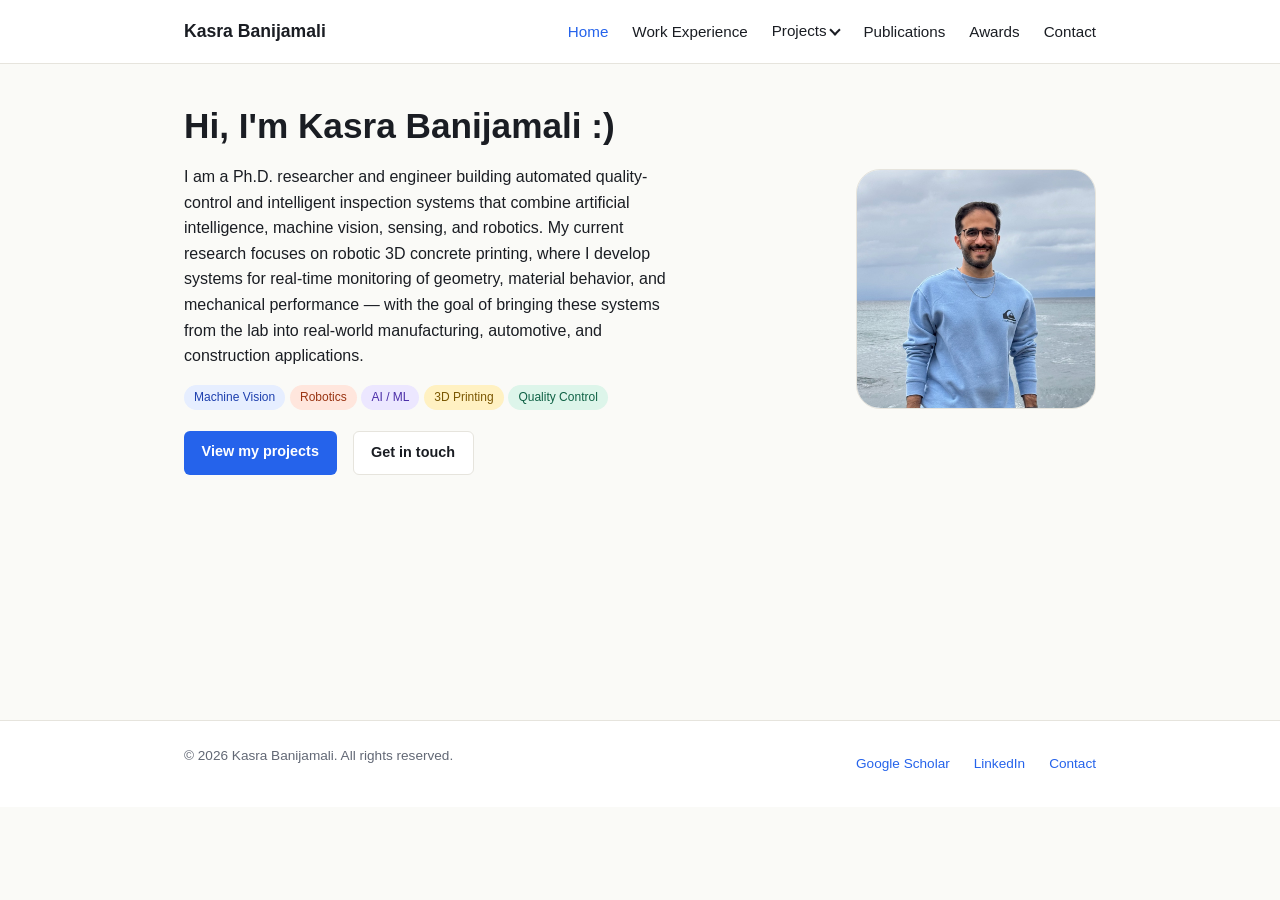
<file: index.html>
<!DOCTYPE html>
<html lang="en">
<head>
  <meta charset="UTF-8">
  <meta name="viewport" content="width=device-width, initial-scale=1.0">
  <title>Kasra Banijamali — Portfolio</title>
  <link rel="stylesheet" href="assets/css/style.css">
</head>
<body>
  <div id="site-header"></div>

  <main>
    <div class="container">
      <section class="hero">
        <div class="hero-text">
          <h1>Hi, I'm Kasra Banijamali :)</h1>
          <p>I am a Ph.D. researcher and engineer building automated quality-control and intelligent inspection systems that combine artificial intelligence, machine vision, sensing, and robotics. My current research focuses on robotic 3D concrete printing, where I develop systems for real-time monitoring of geometry, material behavior, and mechanical performance — with the goal of bringing these systems from the lab into real-world manufacturing, automotive, and construction applications.</p>
          <div class="hero-tags">
            <span class="chip chip-blue">Machine Vision</span>
            <span class="chip chip-coral">Robotics</span>
            <span class="chip chip-violet">AI / ML</span>
            <span class="chip chip-gold">3D Printing</span>
            <span class="chip chip-green">Quality Control</span>
          </div>
          <div class="hero-actions">
            <a class="btn" href="projects/index.html">View my projects</a>
            <a class="btn btn-secondary" href="contact/index.html">Get in touch</a>
          </div>
        </div>
        <div class="hero-photo">
          <div class="hero-photo-frame">
            <img src="assets/images/profile/kasra.jpg" alt="Kasra Banijamali">
          </div>
        </div>
      </section>
    </div>
  </main>

  <div id="site-footer"></div>

  <script>const BASE_URL = "./";</script>
  <script src="assets/js/main.js"></script>
</body>
</html>
</file>
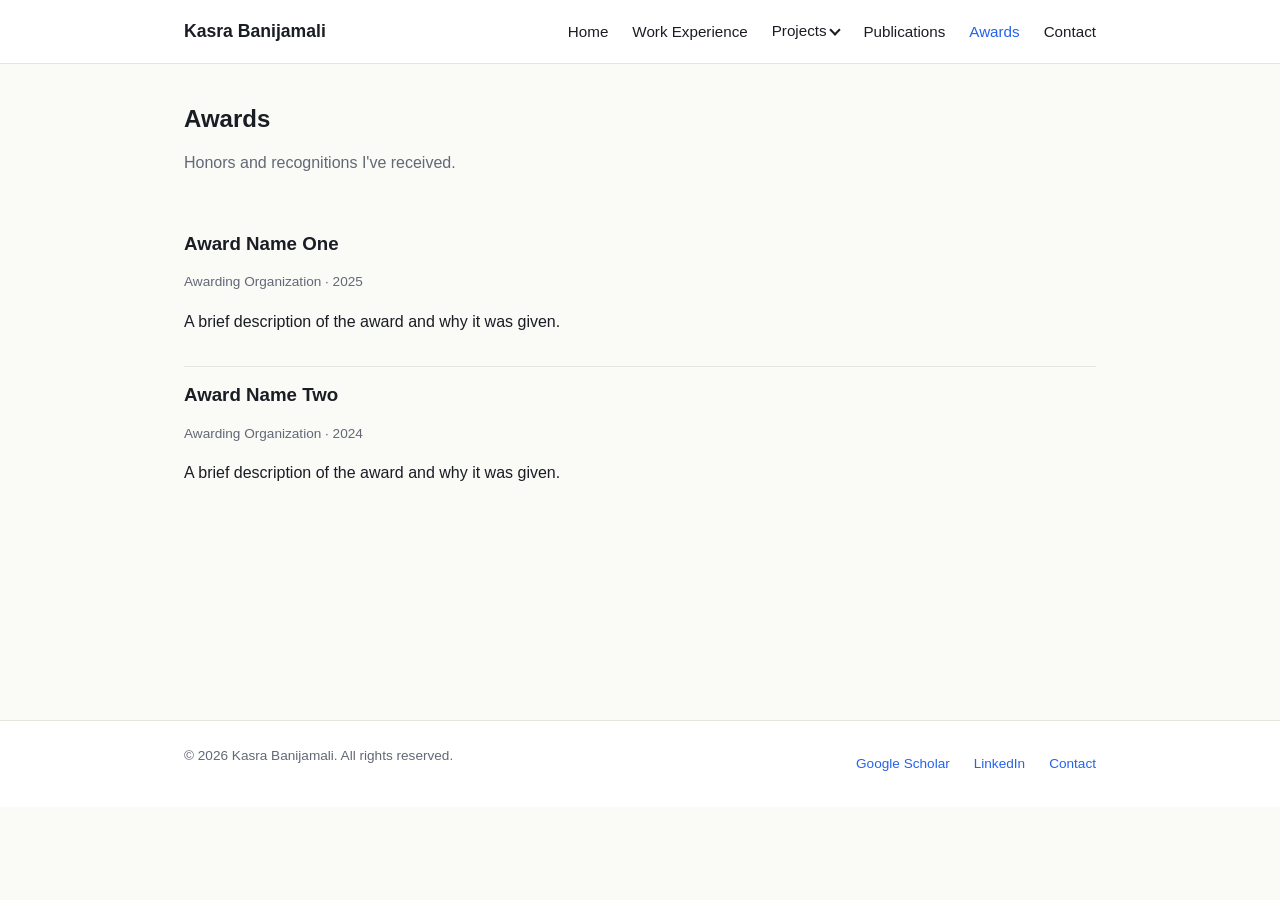
<file: awards/index.html>
<!DOCTYPE html>
<html lang="en">
<head>
  <meta charset="UTF-8">
  <meta name="viewport" content="width=device-width, initial-scale=1.0">
  <title>Awards — Kasra Banijamali</title>
  <link rel="stylesheet" href="../assets/css/style.css">
</head>
<body>
  <div id="site-header"></div>

  <main>
    <div class="container">
      <section class="page-header">
        <h1>Awards</h1>
        <p>Honors and recognitions I've received.</p>
      </section>

      <div class="list-entry">
        <h3>Award Name One</h3>
        <p class="meta">Awarding Organization &middot; 2025</p>
        <p>A brief description of the award and why it was given.</p>
      </div>

      <div class="list-entry">
        <h3>Award Name Two</h3>
        <p class="meta">Awarding Organization &middot; 2024</p>
        <p>A brief description of the award and why it was given.</p>
      </div>
    </div>
  </main>

  <div id="site-footer"></div>

  <script>const BASE_URL = "../";</script>
  <script src="../assets/js/main.js"></script>
</body>
</html>
</file>
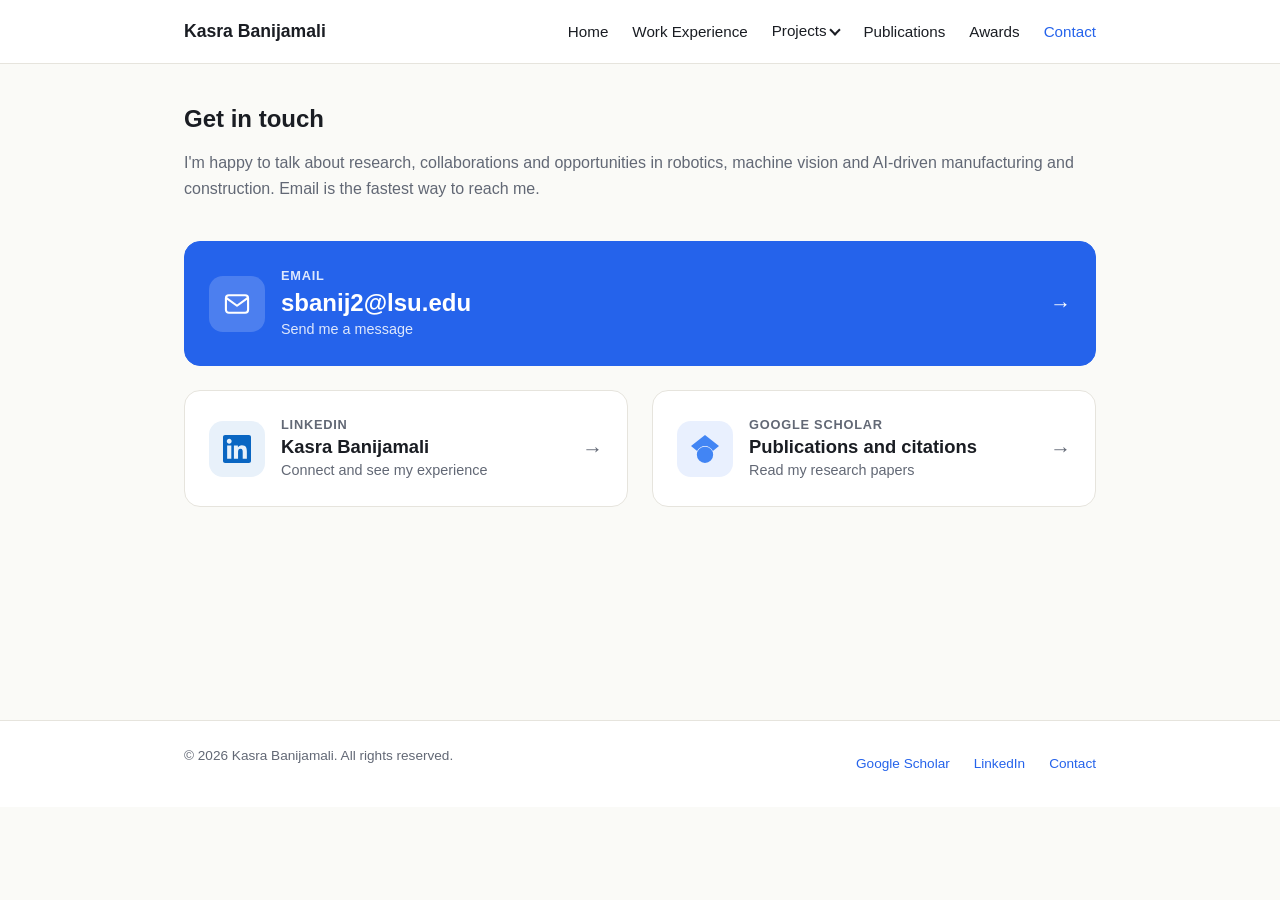
<file: contact/index.html>
<!DOCTYPE html>
<html lang="en">
<head>
  <meta charset="UTF-8">
  <meta name="viewport" content="width=device-width, initial-scale=1.0">
  <title>Contact — Kasra Banijamali</title>
  <link rel="stylesheet" href="../assets/css/style.css">
</head>
<body>
  <div id="site-header"></div>

  <main>
    <div class="container">
      <section class="page-header">
        <h1>Get in touch</h1>
        <p>I'm happy to talk about research, collaborations and opportunities in robotics, machine vision and AI-driven manufacturing and construction. Email is the fastest way to reach me.</p>
      </section>

      <div class="contact-grid">
        <a class="contact-card contact-card-primary" href="mailto:sbanij2@lsu.edu">
          <span class="contact-icon" aria-hidden="true">
            <svg viewBox="0 0 24 24" fill="none" stroke="currentColor" stroke-width="1.8" stroke-linecap="round" stroke-linejoin="round"><rect x="2.5" y="4.5" width="19" height="15" rx="2.5"/><path d="M3 7l9 6.5L21 7"/></svg>
          </span>
          <span class="contact-text">
            <span class="contact-label">Email</span>
            <span class="contact-value">sbanij2@lsu.edu</span>
            <span class="contact-note">Send me a message</span>
          </span>
          <span class="contact-arrow" aria-hidden="true">&rarr;</span>
        </a>

        <a class="contact-card" href="https://www.linkedin.com/in/kasra-banijamali/" target="_blank" rel="noopener">
          <span class="contact-icon contact-icon-linkedin" aria-hidden="true">
            <svg viewBox="0 0 24 24" fill="currentColor"><path d="M20.447 20.452h-3.554v-5.569c0-1.328-.027-3.037-1.852-3.037-1.853 0-2.136 1.445-2.136 2.939v5.667H9.351V9h3.414v1.561h.046c.477-.9 1.637-1.85 3.37-1.85 3.601 0 4.267 2.37 4.267 5.455v6.286zM5.337 7.433c-1.144 0-2.063-.926-2.063-2.065 0-1.138.92-2.063 2.063-2.063 1.14 0 2.064.925 2.064 2.063 0 1.139-.925 2.065-2.064 2.065zm1.782 13.019H3.555V9h3.564v11.452zM22.225 0H1.771C.792 0 0 .774 0 1.729v20.542C0 23.227.792 24 1.771 24h20.451C23.2 24 24 23.227 24 22.271V1.729C24 .774 23.2 0 22.222 0h.003z"/></svg>
          </span>
          <span class="contact-text">
            <span class="contact-label">LinkedIn</span>
            <span class="contact-value">Kasra Banijamali</span>
            <span class="contact-note">Connect and see my experience</span>
          </span>
          <span class="contact-arrow" aria-hidden="true">&rarr;</span>
        </a>

        <a class="contact-card" href="https://scholar.google.com/citations?user=_eOcBIEAAAAJ&amp;hl=en&amp;oi=ao" target="_blank" rel="noopener">
          <span class="contact-icon contact-icon-scholar" aria-hidden="true">
            <svg viewBox="0 0 24 24" fill="currentColor"><path d="M5.242 13.769L0 9.5 12 0l12 9.5-5.242 4.269C17.548 11.249 14.978 9.5 12 9.5c-2.977 0-5.548 1.748-6.758 4.269zM12 10a7 7 0 1 0 0 14 7 7 0 0 0 0-14z"/></svg>
          </span>
          <span class="contact-text">
            <span class="contact-label">Google Scholar</span>
            <span class="contact-value">Publications and citations</span>
            <span class="contact-note">Read my research papers</span>
          </span>
          <span class="contact-arrow" aria-hidden="true">&rarr;</span>
        </a>
      </div>
    </div>
  </main>

  <div id="site-footer"></div>

  <script>const BASE_URL = "../";</script>
  <script src="../assets/js/main.js"></script>
</body>
</html>
</file>
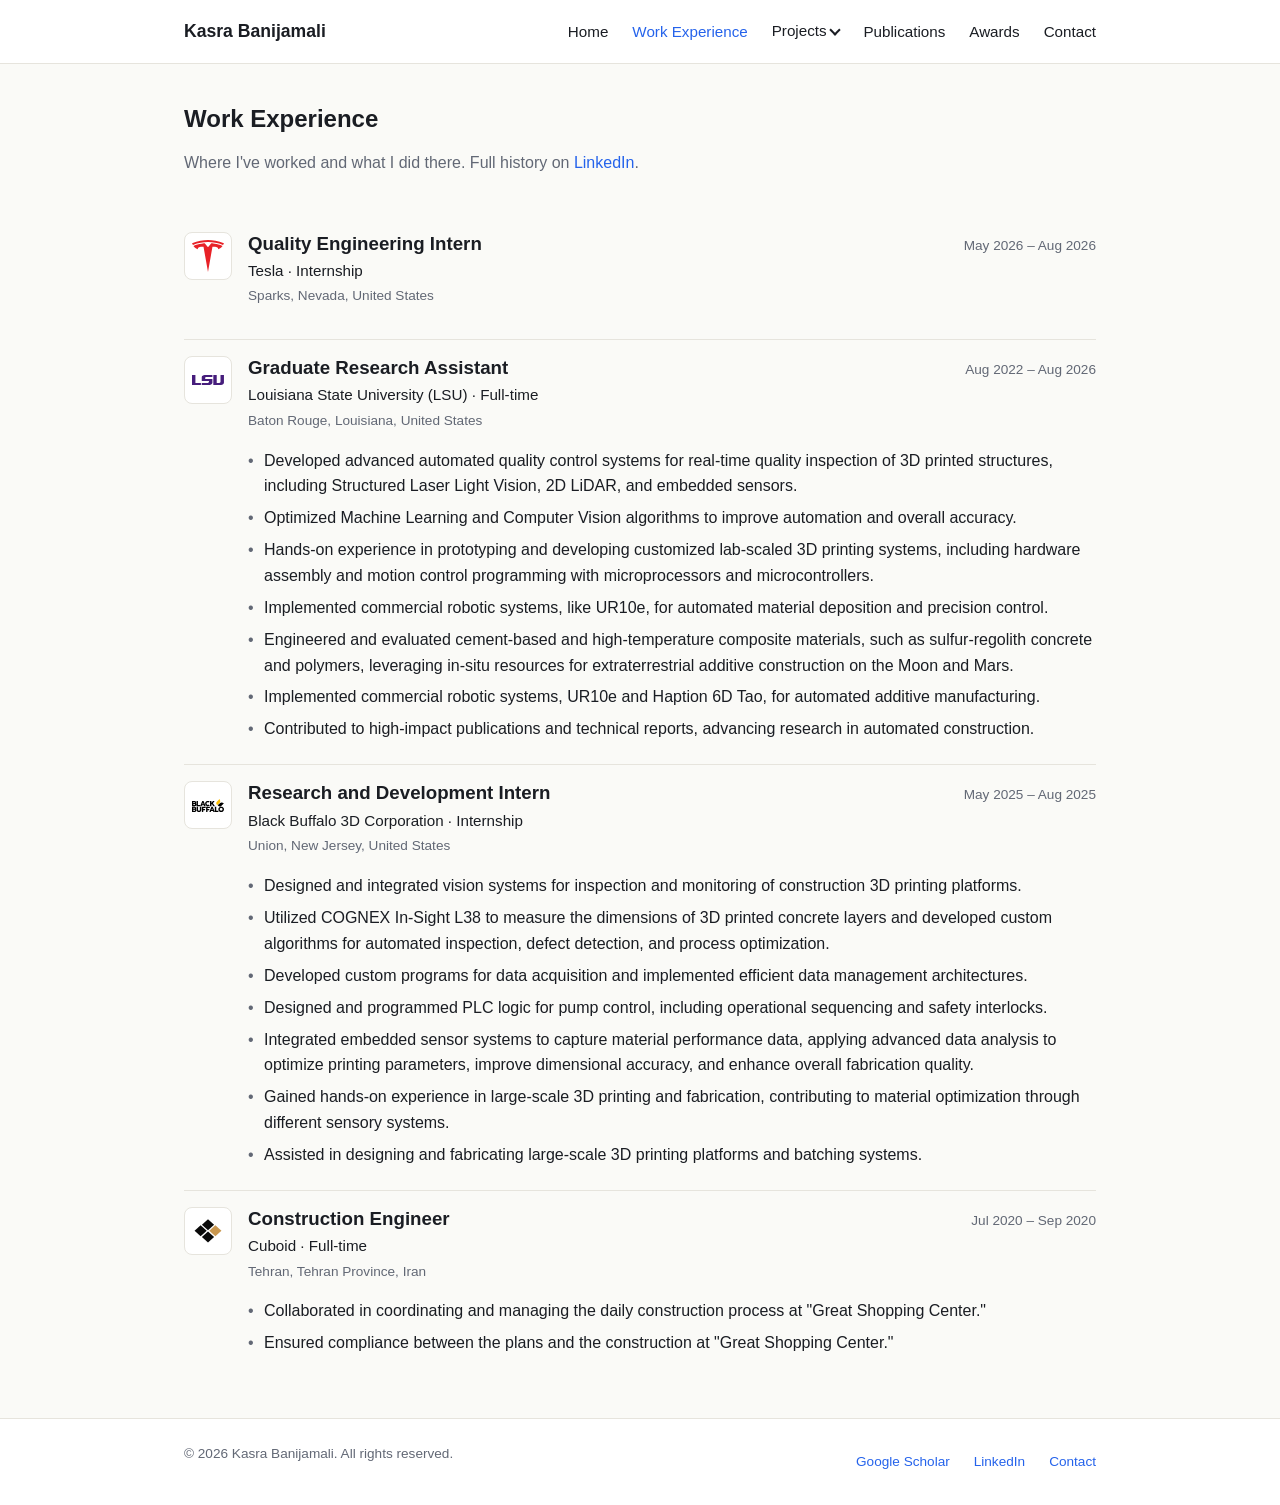
<file: experience/index.html>
<!DOCTYPE html>
<html lang="en">
<head>
  <meta charset="UTF-8">
  <meta name="viewport" content="width=device-width, initial-scale=1.0">
  <title>Work Experience — Kasra Banijamali</title>
  <link rel="stylesheet" href="../assets/css/style.css">
</head>
<body>
  <div id="site-header"></div>

  <main>
    <div class="container">
      <section class="page-header">
        <h1>Work Experience</h1>
        <p>Where I've worked and what I did there. Full history on <a href="https://www.linkedin.com/in/kasra-banijamali/">LinkedIn</a>.</p>
      </section>

      <div class="list-entry exp-entry">
        <div class="exp-logo"><img src="../assets/images/logos/tesla.svg" alt="Tesla logo"></div>
        <div class="exp-body">
          <div class="exp-title-row">
            <h3>Quality Engineering Intern</h3>
            <span class="exp-dates">May 2026 &ndash; Aug 2026</span>
          </div>
          <p class="exp-company">Tesla &middot; Internship</p>
          <p class="meta">Sparks, Nevada, United States</p>
        </div>
      </div>

      <div class="list-entry exp-entry">
        <div class="exp-logo"><img src="../assets/images/logos/lsu.svg" alt="LSU logo"></div>
        <div class="exp-body">
          <div class="exp-title-row">
            <h3>Graduate Research Assistant</h3>
            <span class="exp-dates">Aug 2022 &ndash; Aug 2026</span>
          </div>
          <p class="exp-company">Louisiana State University (LSU) &middot; Full-time</p>
          <p class="meta">Baton Rouge, Louisiana, United States</p>
          <ul class="exp-bullets">
            <li>Developed advanced automated quality control systems for real-time quality inspection of 3D printed structures, including Structured Laser Light Vision, 2D LiDAR, and embedded sensors.</li>
            <li>Optimized Machine Learning and Computer Vision algorithms to improve automation and overall accuracy.</li>
            <li>Hands-on experience in prototyping and developing customized lab-scaled 3D printing systems, including hardware assembly and motion control programming with microprocessors and microcontrollers.</li>
            <li>Implemented commercial robotic systems, like UR10e, for automated material deposition and precision control.</li>
            <li>Engineered and evaluated cement-based and high-temperature composite materials, such as sulfur-regolith concrete and polymers, leveraging in-situ resources for extraterrestrial additive construction on the Moon and Mars.</li>
            <li>Implemented commercial robotic systems, UR10e and Haption 6D Tao, for automated additive manufacturing.</li>
            <li>Contributed to high-impact publications and technical reports, advancing research in automated construction.</li>
          </ul>
        </div>
      </div>

      <div class="list-entry exp-entry">
        <div class="exp-logo"><img src="../assets/images/logos/black-buffalo-3d.svg" alt="Black Buffalo 3D Corporation logo"></div>
        <div class="exp-body">
          <div class="exp-title-row">
            <h3>Research and Development Intern</h3>
            <span class="exp-dates">May 2025 &ndash; Aug 2025</span>
          </div>
          <p class="exp-company">Black Buffalo 3D Corporation &middot; Internship</p>
          <p class="meta">Union, New Jersey, United States</p>
          <ul class="exp-bullets">
            <li>Designed and integrated vision systems for inspection and monitoring of construction 3D printing platforms.</li>
            <li>Utilized COGNEX In-Sight L38 to measure the dimensions of 3D printed concrete layers and developed custom algorithms for automated inspection, defect detection, and process optimization.</li>
            <li>Developed custom programs for data acquisition and implemented efficient data management architectures.</li>
            <li>Designed and programmed PLC logic for pump control, including operational sequencing and safety interlocks.</li>
            <li>Integrated embedded sensor systems to capture material performance data, applying advanced data analysis to optimize printing parameters, improve dimensional accuracy, and enhance overall fabrication quality.</li>
            <li>Gained hands-on experience in large-scale 3D printing and fabrication, contributing to material optimization through different sensory systems.</li>
            <li>Assisted in designing and fabricating large-scale 3D printing platforms and batching systems.</li>
          </ul>
        </div>
      </div>

      <div class="list-entry exp-entry">
        <div class="exp-logo"><img src="../assets/images/logos/cuboid.svg" alt="Cuboid logo"></div>
        <div class="exp-body">
          <div class="exp-title-row">
            <h3>Construction Engineer</h3>
            <span class="exp-dates">Jul 2020 &ndash; Sep 2020</span>
          </div>
          <p class="exp-company">Cuboid &middot; Full-time</p>
          <p class="meta">Tehran, Tehran Province, Iran</p>
          <ul class="exp-bullets">
            <li>Collaborated in coordinating and managing the daily construction process at "Great Shopping Center."</li>
            <li>Ensured compliance between the plans and the construction at "Great Shopping Center."</li>
          </ul>
        </div>
      </div>
    </div>
  </main>

  <div id="site-footer"></div>

  <script>const BASE_URL = "../";</script>
  <script src="../assets/js/main.js"></script>
</body>
</html>
</file>
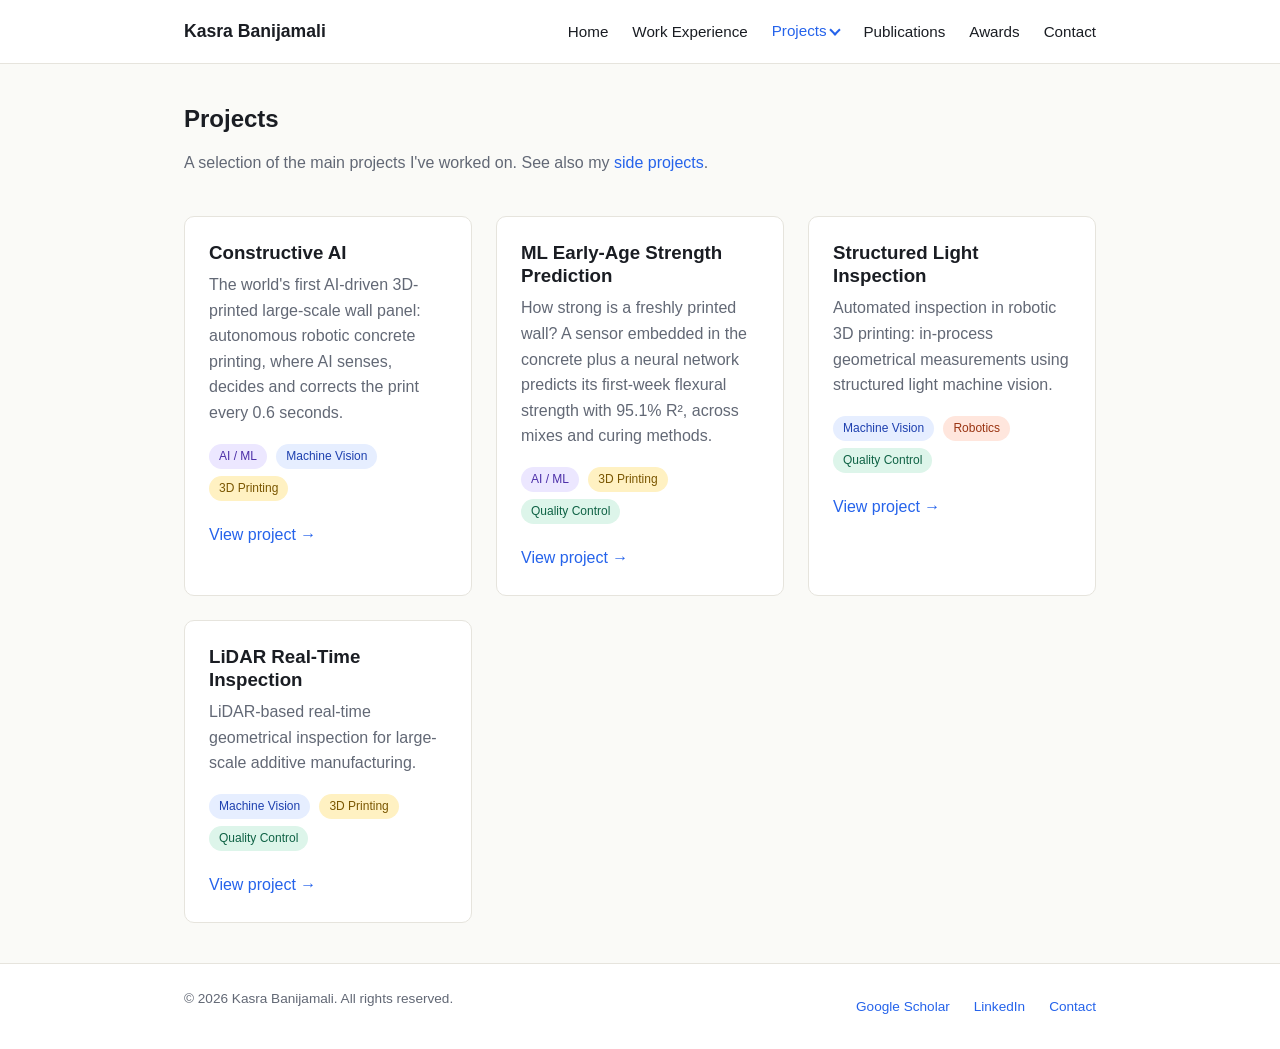
<file: projects/index.html>
<!DOCTYPE html>
<html lang="en">
<head>
  <meta charset="UTF-8">
  <meta name="viewport" content="width=device-width, initial-scale=1.0">
  <title>Projects — Kasra Banijamali</title>
  <link rel="stylesheet" href="../assets/css/style.css">
</head>
<body>
  <div id="site-header"></div>

  <main>
    <div class="container">
      <section class="page-header">
        <h1>Projects</h1>
        <p>A selection of the main projects I've worked on. See also my <a href="side-projects.html">side projects</a>.</p>
      </section>

      <div class="card-grid">
        <div class="card">
          <h3>Constructive AI</h3>
          <p>The world's first AI-driven 3D-printed large-scale wall panel: autonomous robotic concrete printing, where AI senses, decides and corrects the print every 0.6 seconds.</p>
          <div class="chip-row">
            <span class="chip chip-violet">AI / ML</span>
            <span class="chip chip-blue">Machine Vision</span>
            <span class="chip chip-gold">3D Printing</span>
          </div>
          <a href="project-1.html">View project &rarr;</a>
        </div>
        <div class="card">
          <h3>ML Early-Age Strength Prediction</h3>
          <p>How strong is a freshly printed wall? A sensor embedded in the concrete plus a neural network predicts its first-week flexural strength with 95.1% R², across mixes and curing methods.</p>
          <div class="chip-row">
            <span class="chip chip-violet">AI / ML</span>
            <span class="chip chip-gold">3D Printing</span>
            <span class="chip chip-green">Quality Control</span>
          </div>
          <a href="project-2.html">View project &rarr;</a>
        </div>
        <div class="card">
          <h3>Structured Light Inspection</h3>
          <p>Automated inspection in robotic 3D printing: in-process geometrical measurements using structured light machine vision.</p>
          <div class="chip-row">
            <span class="chip chip-blue">Machine Vision</span>
            <span class="chip chip-coral">Robotics</span>
            <span class="chip chip-green">Quality Control</span>
          </div>
          <a href="project-3.html">View project &rarr;</a>
        </div>
        <div class="card">
          <h3>LiDAR Real-Time Inspection</h3>
          <p>LiDAR-based real-time geometrical inspection for large-scale additive manufacturing.</p>
          <div class="chip-row">
            <span class="chip chip-blue">Machine Vision</span>
            <span class="chip chip-gold">3D Printing</span>
            <span class="chip chip-green">Quality Control</span>
          </div>
          <a href="project-4.html">View project &rarr;</a>
        </div>
      </div>
    </div>
  </main>

  <div id="site-footer"></div>

  <script>const BASE_URL = "../";</script>
  <script src="../assets/js/main.js"></script>
</body>
</html>
</file>
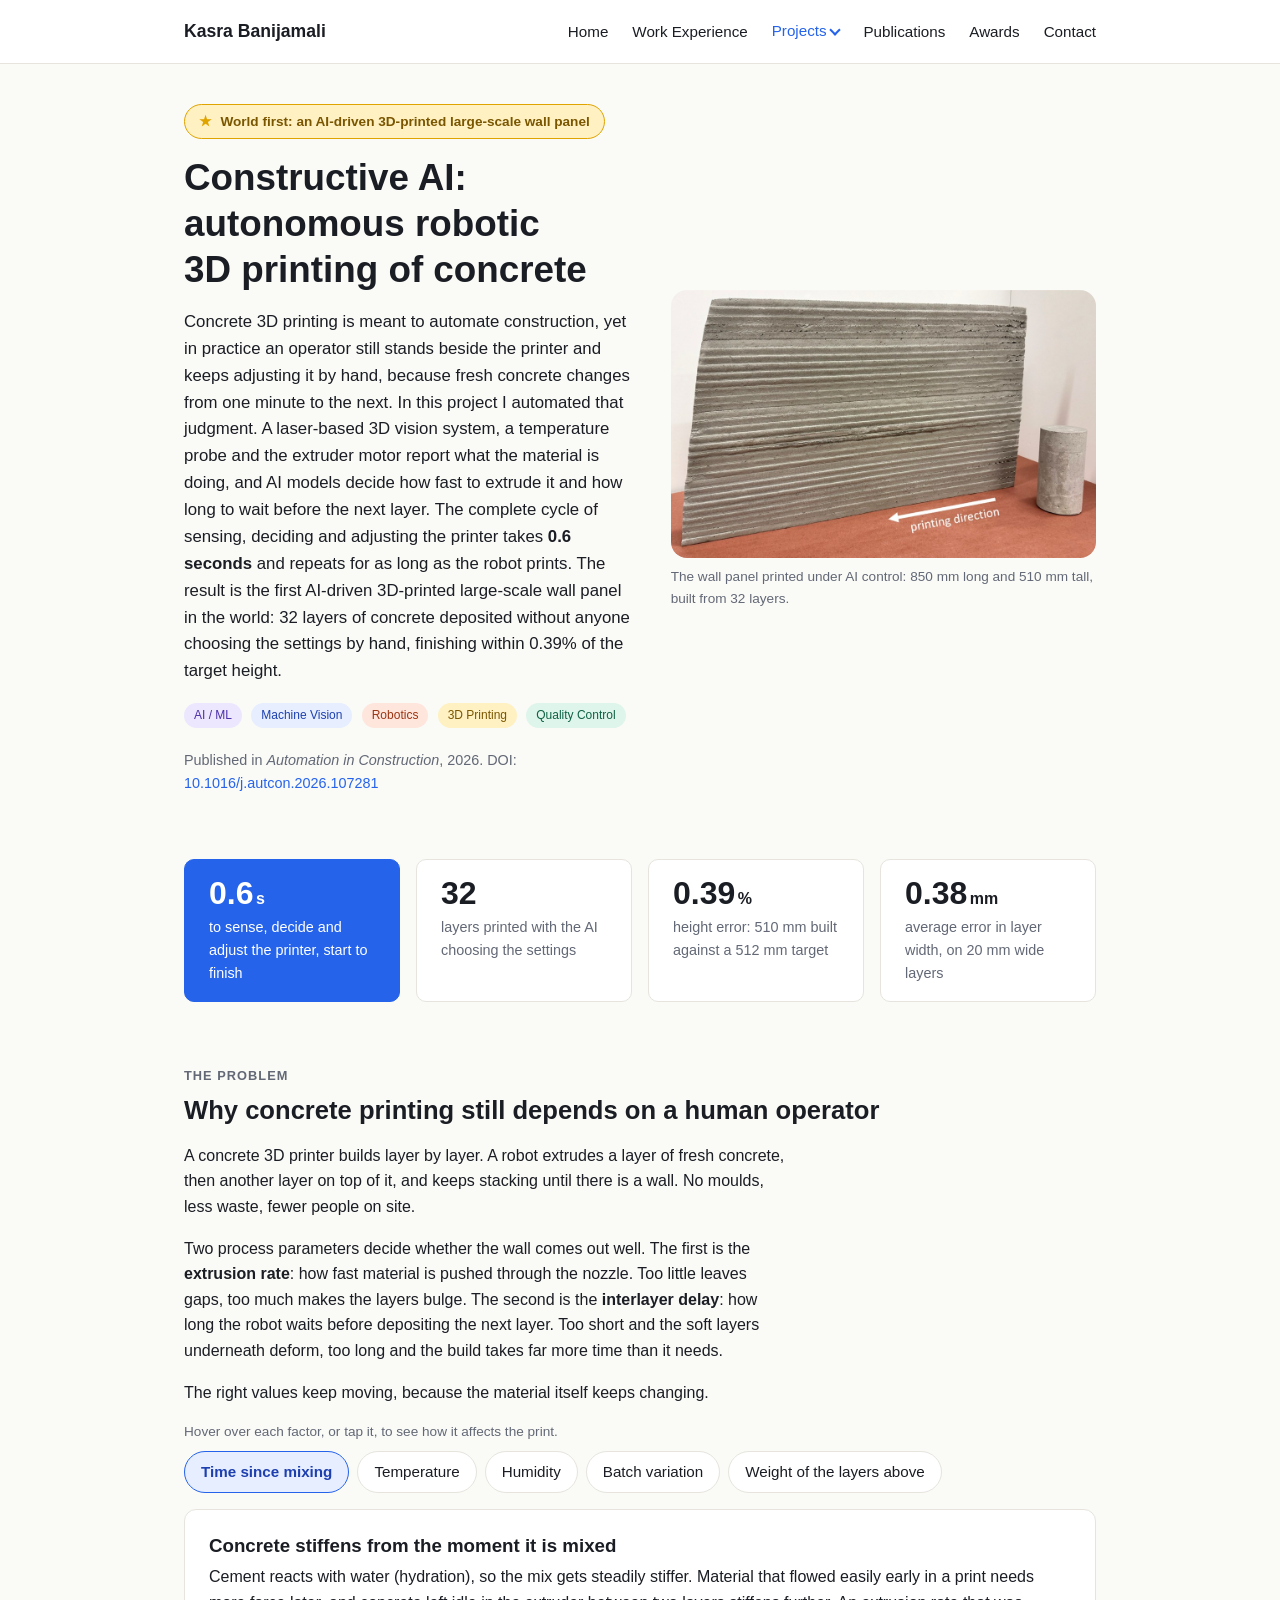
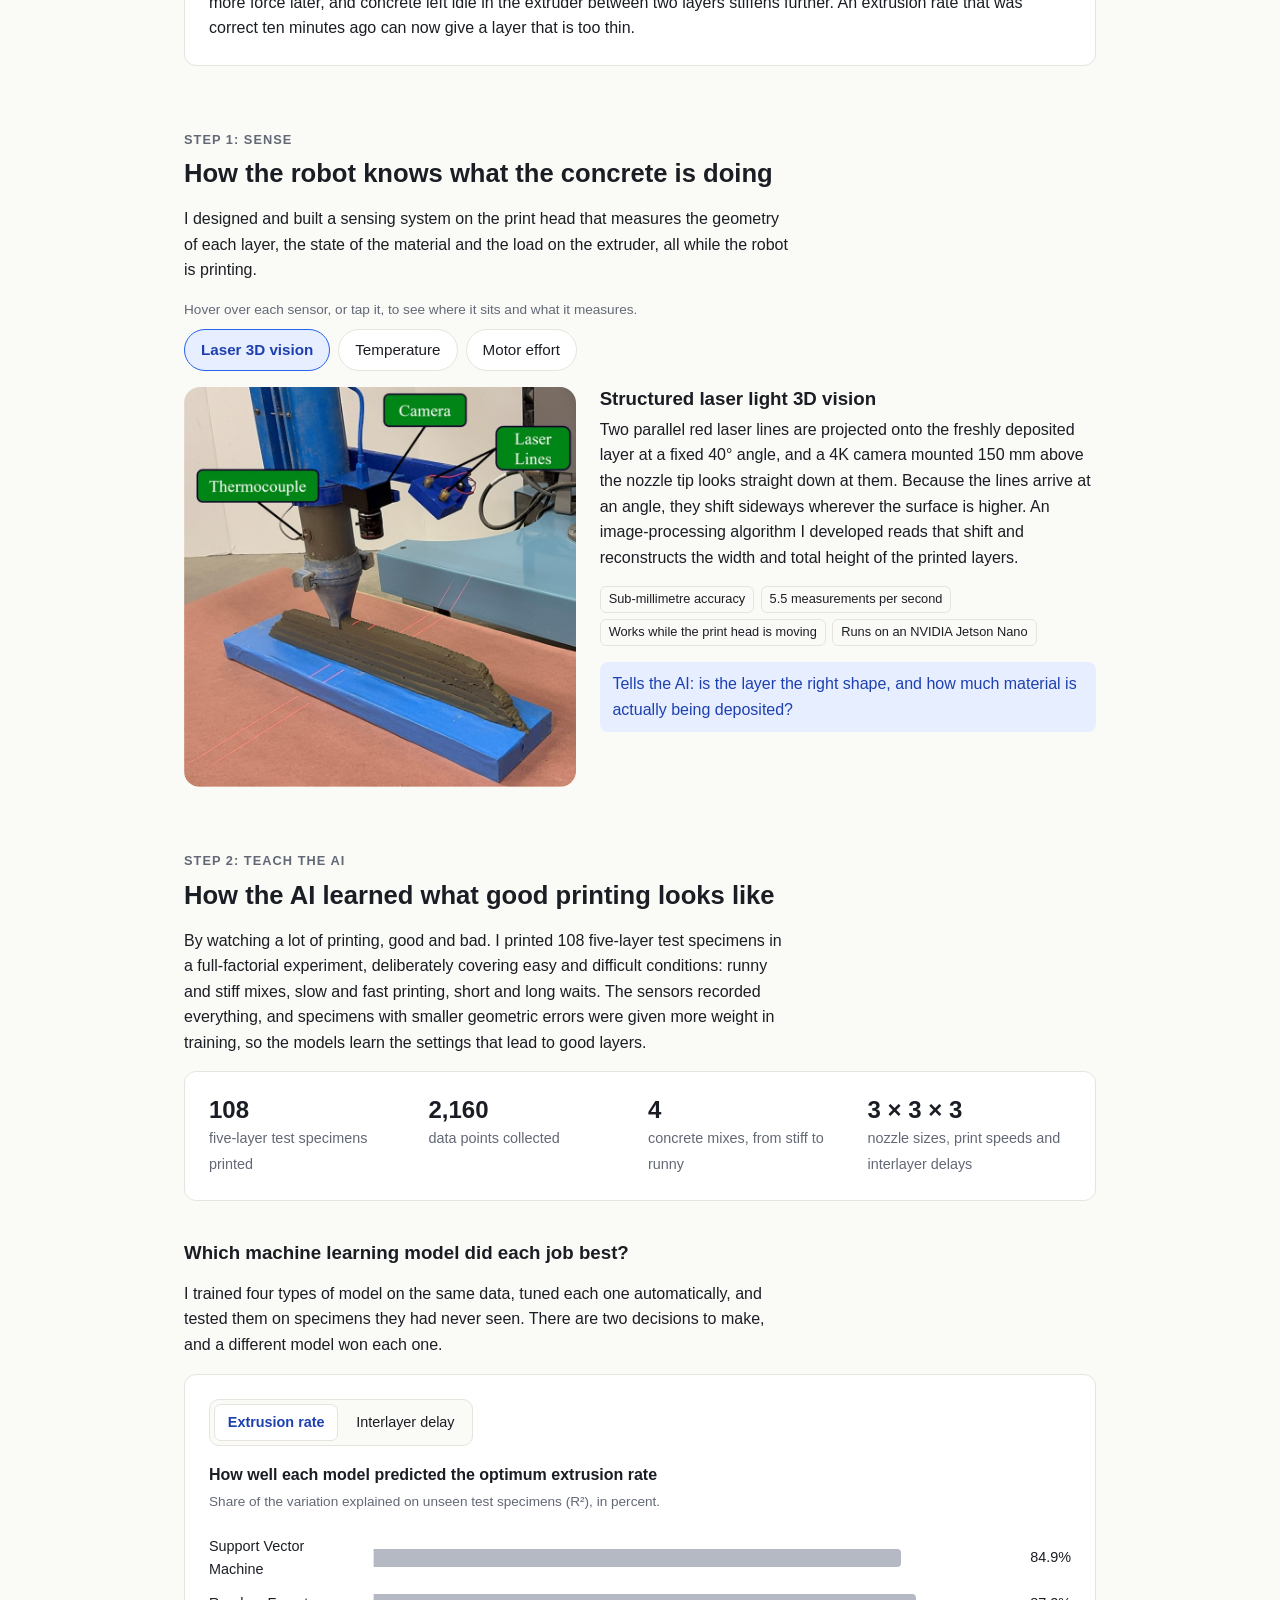
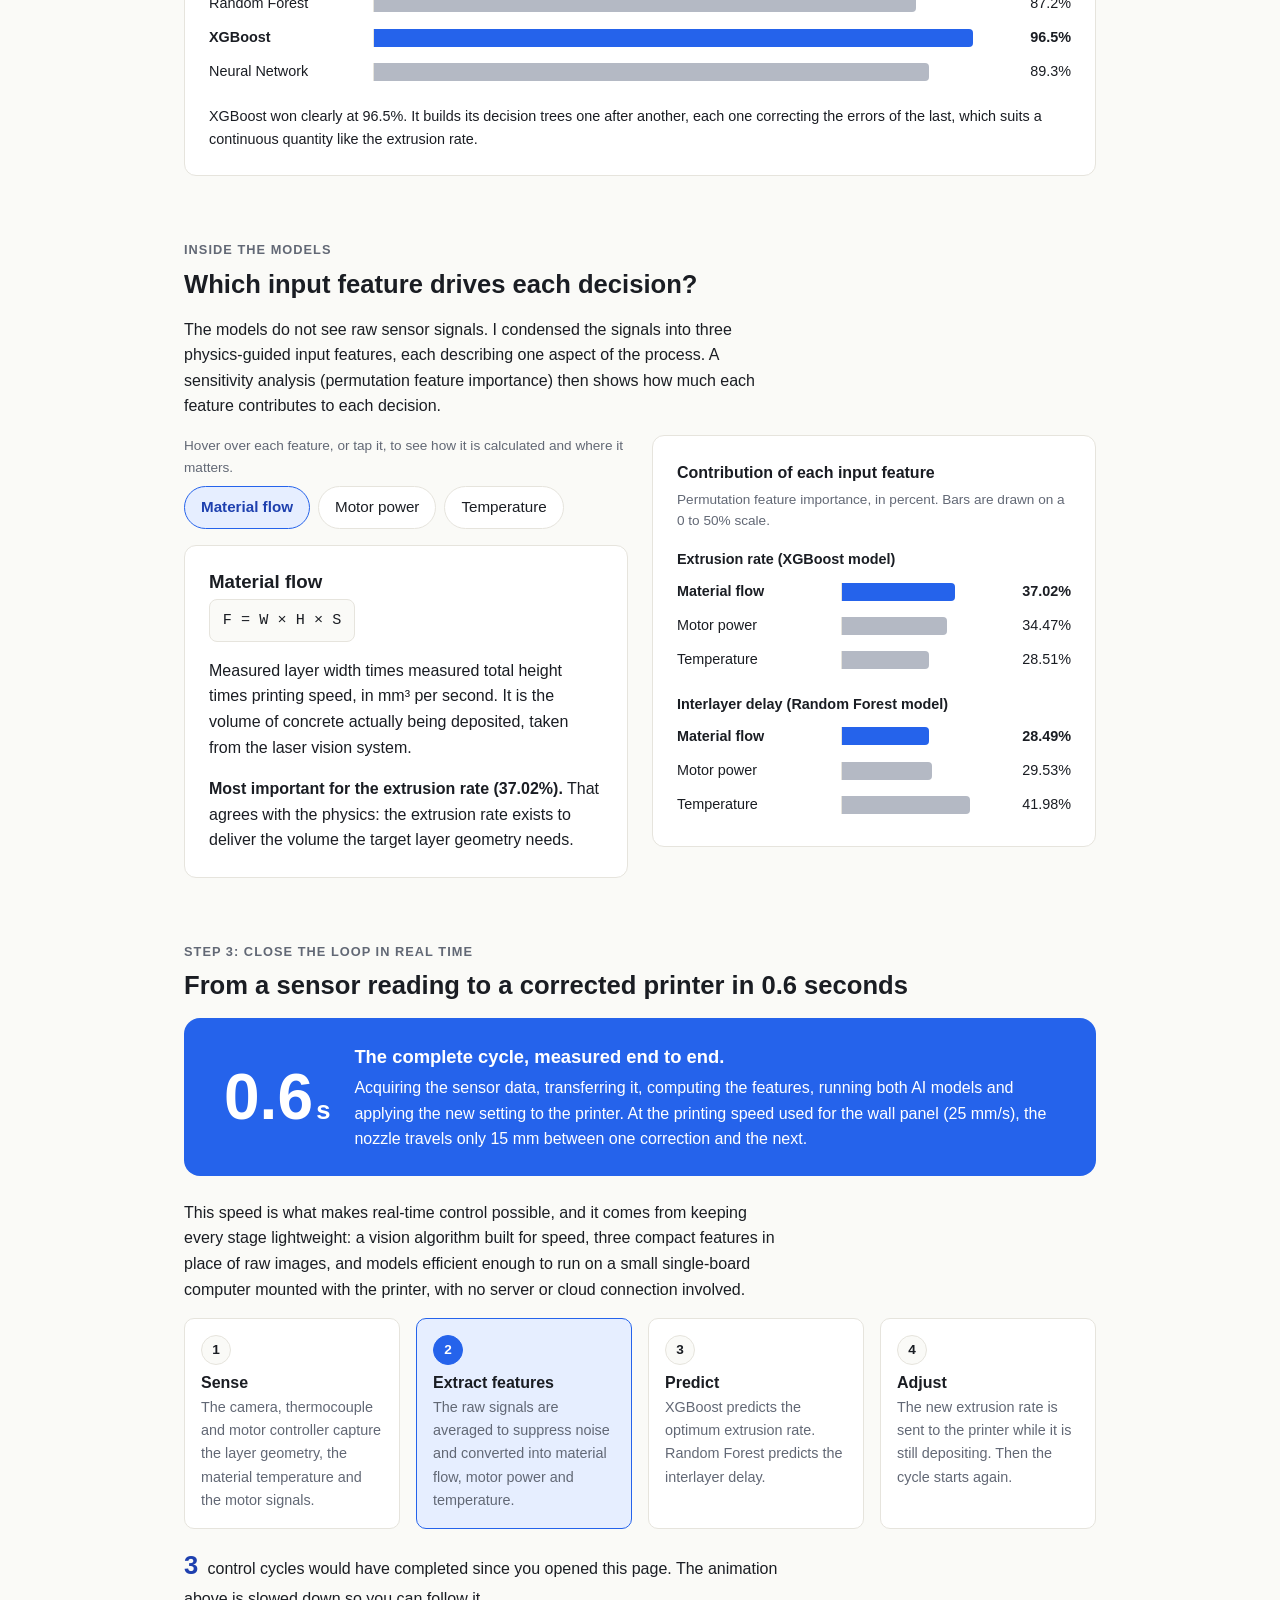
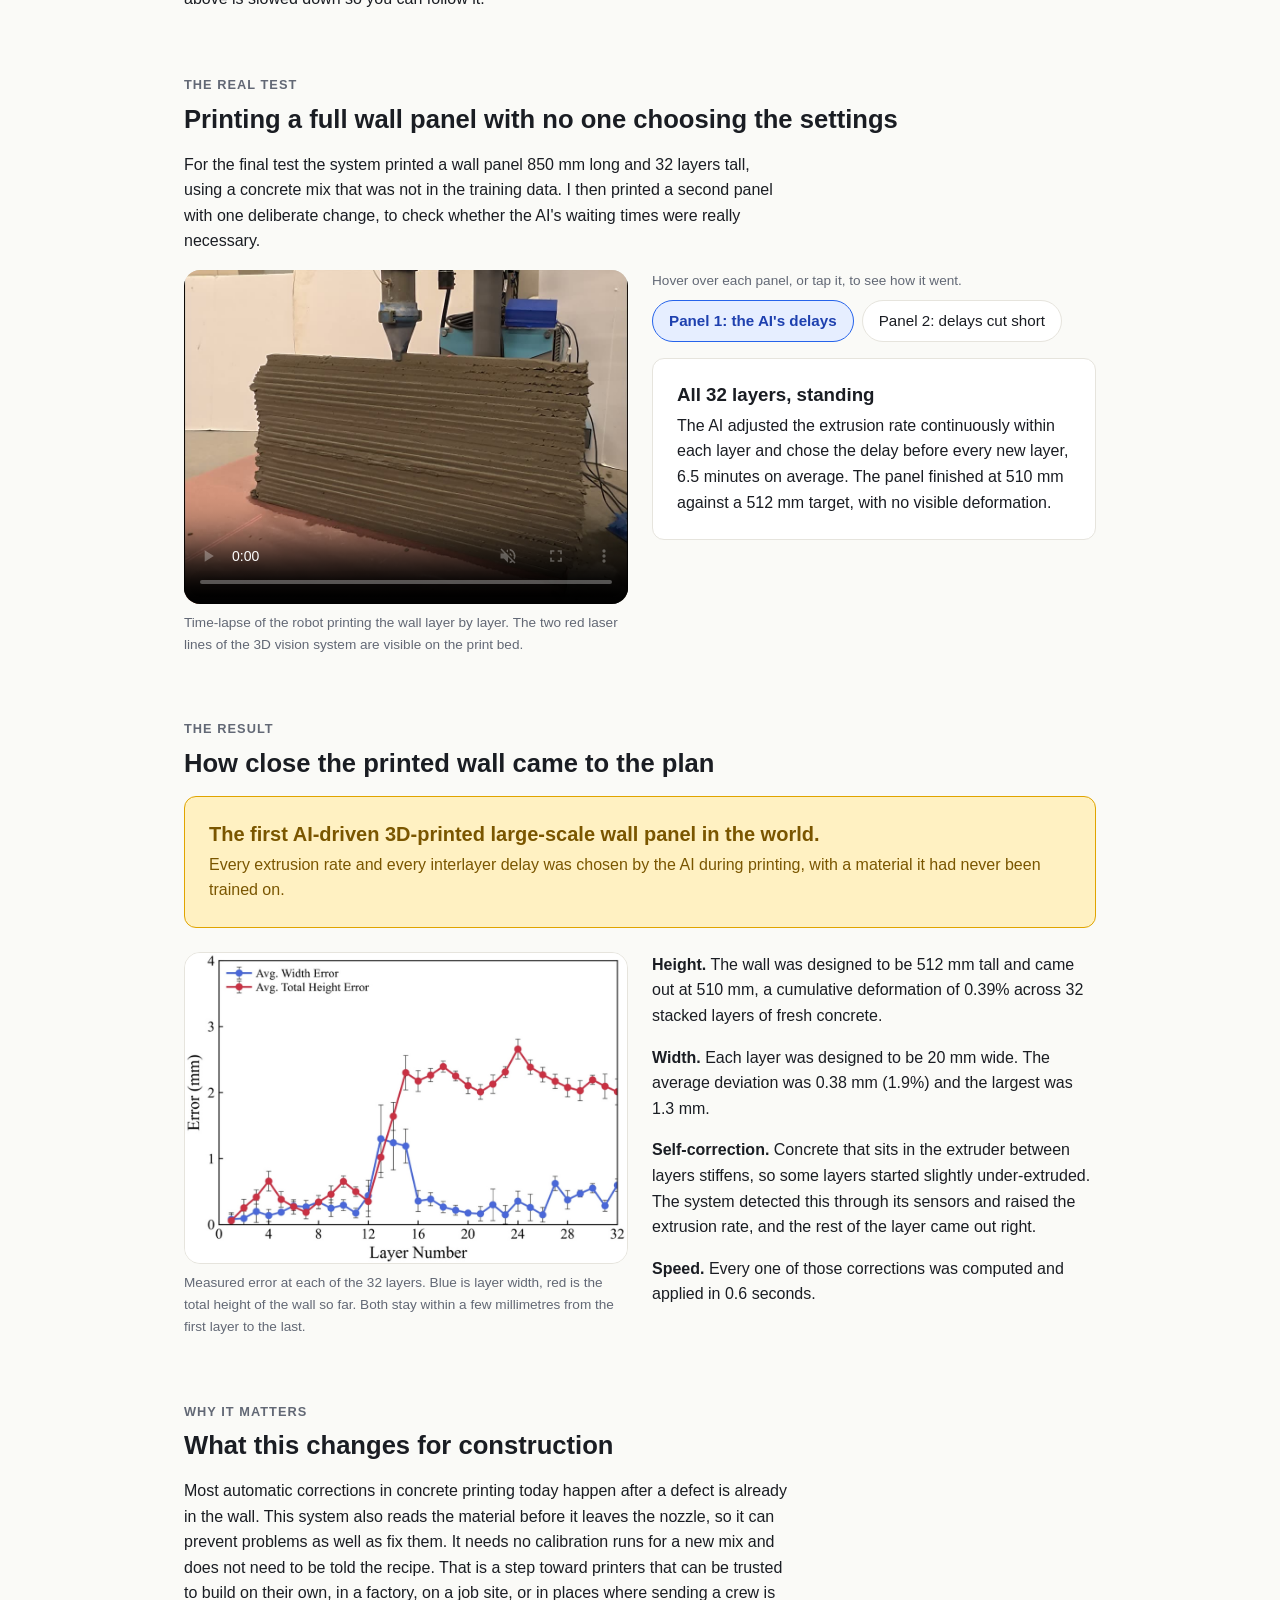
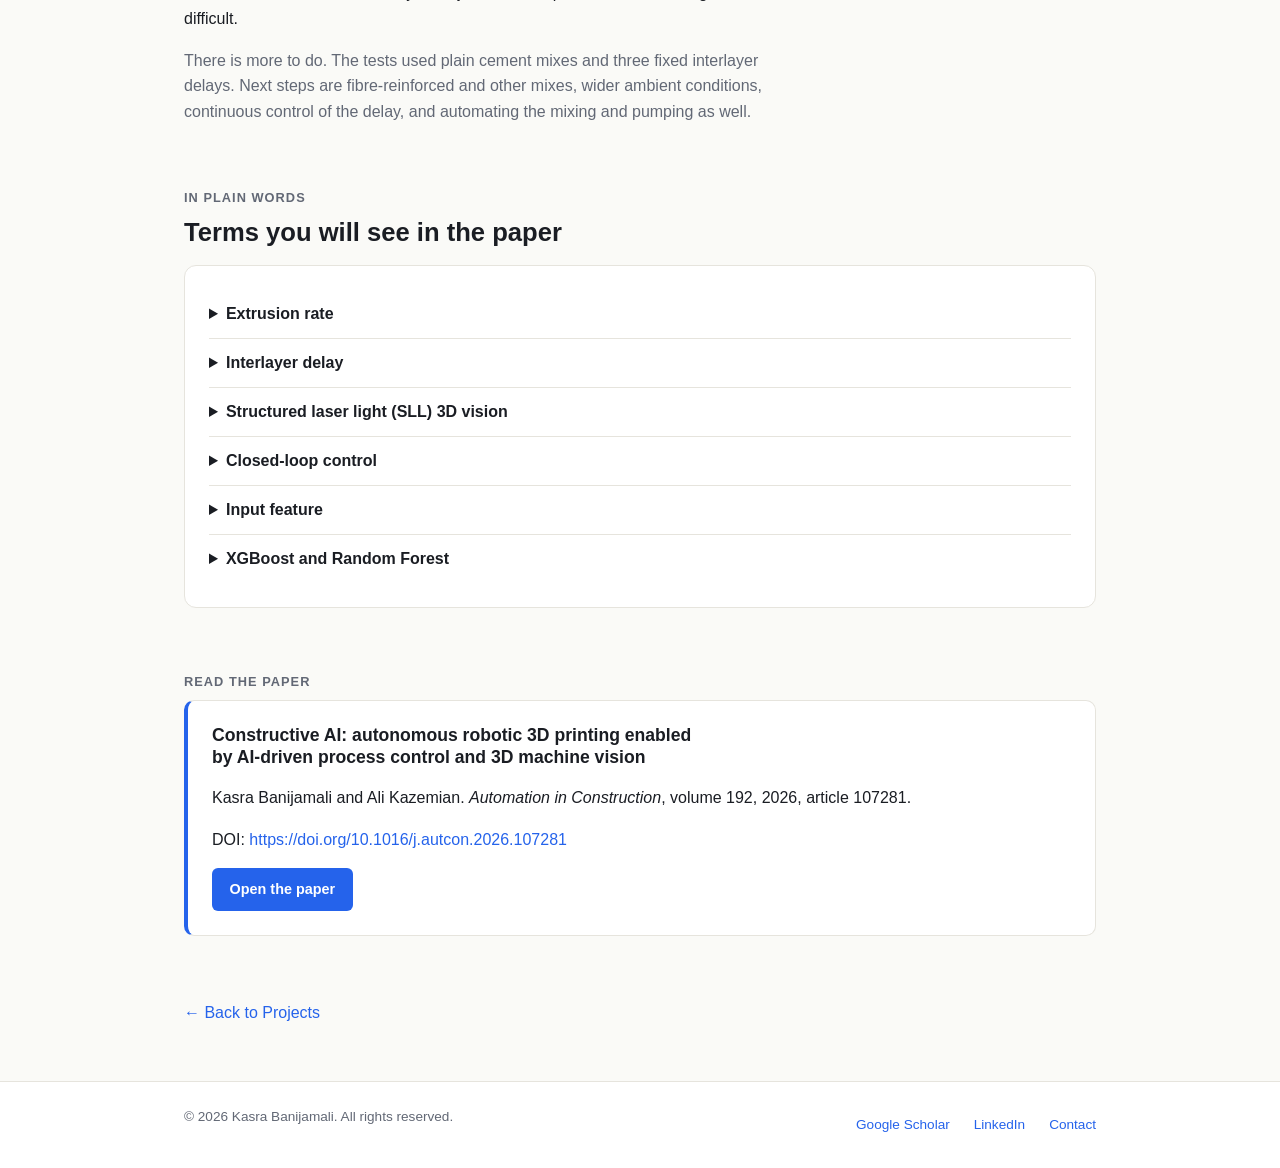
<file: projects/project-1.html>
<!DOCTYPE html>
<html lang="en">
<head>
  <meta charset="UTF-8">
  <meta name="viewport" content="width=device-width, initial-scale=1.0">
  <title>Constructive AI — Kasra Banijamali</title>
  <meta name="description" content="The world's first AI-driven 3D-printed large-scale wall panel: an autonomous concrete-printing robot that senses, decides and corrects itself every 0.6 seconds.">
  <link rel="stylesheet" href="../assets/css/style.css">
  <link rel="stylesheet" href="../assets/css/project-page.css">
</head>
<body>
  <div id="site-header"></div>

  <main>
    <div class="container pp">

      <!-- Hero -->
      <section class="pp-hero">
        <div>
          <span class="world-first">World first: an AI-driven 3D-printed large-scale wall panel</span>
          <h1>Constructive AI: autonomous robotic 3D printing of concrete</h1>
          <p class="lead">Concrete 3D printing is meant to automate construction, yet in practice an operator still stands beside the printer and keeps adjusting it by hand, because fresh concrete changes from one minute to the next. In this project I automated that judgment. A laser-based 3D vision system, a temperature probe and the extruder motor report what the material is doing, and AI models decide how fast to extrude it and how long to wait before the next layer. The complete cycle of sensing, deciding and adjusting the printer takes <strong>0.6 seconds</strong> and repeats for as long as the robot prints. The result is the first AI-driven 3D-printed large-scale wall panel in the world: 32 layers of concrete deposited without anyone choosing the settings by hand, finishing within 0.39% of the target height.</p>
          <div>
            <span class="chip chip-violet">AI / ML</span>
            <span class="chip chip-blue">Machine Vision</span>
            <span class="chip chip-coral">Robotics</span>
            <span class="chip chip-gold">3D Printing</span>
            <span class="chip chip-green">Quality Control</span>
          </div>
          <p class="hero-doi">Published in <em>Automation in Construction</em>, 2026. DOI: <a href="https://doi.org/10.1016/j.autcon.2026.107281" target="_blank" rel="noopener">10.1016/j.autcon.2026.107281</a></p>
        </div>
        <figure>
          <img src="../assets/images/projects/constructive-ai/wall-panel.jpg" alt="A grey 3D-printed concrete wall panel made of 32 stacked layers" width="1015" height="641">
          <figcaption>The wall panel printed under AI control: 850 mm long and 510 mm tall, built from 32 layers.</figcaption>
        </figure>
      </section>

      <!-- Headline numbers -->
      <section aria-label="Headline results">
        <div class="stat-row">
          <div class="stat is-key">
            <div class="stat-value">0.6<small>s</small></div>
            <p class="stat-label">to sense, decide and adjust the printer, start to finish</p>
          </div>
          <div class="stat">
            <div class="stat-value">32</div>
            <p class="stat-label">layers printed with the AI choosing the settings</p>
          </div>
          <div class="stat">
            <div class="stat-value">0.39<small>%</small></div>
            <p class="stat-label">height error: 510 mm built against a 512 mm target</p>
          </div>
          <div class="stat">
            <div class="stat-value">0.38<small>mm</small></div>
            <p class="stat-label">average error in layer width, on 20 mm wide layers</p>
          </div>
        </div>
      </section>

      <!-- The problem -->
      <section>
        <span class="eyebrow">The problem</span>
        <h2>Why concrete printing still depends on a human operator</h2>
        <div class="prose">
          <p>A concrete 3D printer builds layer by layer. A robot extrudes a layer of fresh concrete, then another layer on top of it, and keeps stacking until there is a wall. No moulds, less waste, fewer people on site.</p>
          <p>Two process parameters decide whether the wall comes out well. The first is the <strong>extrusion rate</strong>: how fast material is pushed through the nozzle. Too little leaves gaps, too much makes the layers bulge. The second is the <strong>interlayer delay</strong>: how long the robot waits before depositing the next layer. Too short and the soft layers underneath deform, too long and the build takes far more time than it needs.</p>
          <p>The right values keep moving, because the material itself keeps changing.</p>
        </div>
        <div data-learn>
          <p class="learn-hint">Hover over each factor, or tap it, to see how it affects the print.</p>
          <div class="learn-tiles">
            <button class="learn-tile" type="button" data-panel="why-time">Time since mixing</button>
            <button class="learn-tile" type="button" data-panel="why-temp">Temperature</button>
            <button class="learn-tile" type="button" data-panel="why-hum">Humidity</button>
            <button class="learn-tile" type="button" data-panel="why-batch">Batch variation</button>
            <button class="learn-tile" type="button" data-panel="why-load">Weight of the layers above</button>
          </div>
          <div class="panel">
            <div class="learn-panel" id="why-time">
              <h3>Concrete stiffens from the moment it is mixed</h3>
              <p>Cement reacts with water (hydration), so the mix gets steadily stiffer. Material that flowed easily early in a print needs more force later, and concrete left idle in the extruder between two layers stiffens further. An extrusion rate that was correct ten minutes ago can now give a layer that is too thin.</p>
            </div>
            <div class="learn-panel" id="why-temp" hidden>
              <h3>A warmer mix hardens faster</h3>
              <p>Temperature controls the speed of the hydration reaction. A warm mix gains strength sooner and can carry the next layer earlier. A cool mix stays soft for longer and needs more waiting time. The experiments in this study ran between 15 and 25 &deg;C.</p>
            </div>
            <div class="learn-panel" id="why-hum" hidden>
              <h3>Dry air pulls water out of fresh layers</h3>
              <p>Moisture loss changes how a layer holds its shape and how well it bonds to the next one. Relative humidity during the experiments ranged from 35% to 65%.</p>
            </div>
            <div class="learn-panel" id="why-batch" hidden>
              <h3>No two batches are identical</h3>
              <p>Small differences in water content or mixing change how the material flows. To cover this, I trained the system on mixes ranging from stiff to very runny, measured as a slump flow of 150 to 220 mm, the standard test for how far fresh mortar spreads.</p>
            </div>
            <div class="learn-panel" id="why-load" hidden>
              <h3>Every new layer loads the ones below it</h3>
              <p>The bottom layer of a 32-layer wall has to carry 31 others while it is still fresh. If the layers are stacked faster than the material gains strength, the deformation adds up and the wall can buckle or collapse.</p>
            </div>
          </div>
        </div>
      </section>

      <!-- Sensors -->
      <section>
        <span class="eyebrow">Step 1: sense</span>
        <h2>How the robot knows what the concrete is doing</h2>
        <p class="prose">I designed and built a sensing system on the print head that measures the geometry of each layer, the state of the material and the load on the extruder, all while the robot is printing.</p>
        <div data-learn>
          <p class="learn-hint">Hover over each sensor, or tap it, to see where it sits and what it measures.</p>
          <div class="learn-tiles">
            <button class="learn-tile" type="button" data-panel="s-vision">Laser 3D vision</button>
            <button class="learn-tile" type="button" data-panel="s-temp">Temperature</button>
            <button class="learn-tile" type="button" data-panel="s-motor">Motor effort</button>
          </div>
          <div class="learn-panel sensor-layout" id="s-vision">
            <img src="../assets/images/projects/constructive-ai/printhead-sensors.jpg" alt="Close-up of the print head with a camera, two laser line projectors and a thermocouple mounted near the nozzle" width="844" height="862">
            <div>
              <h3>Structured laser light 3D vision</h3>
              <p>Two parallel red laser lines are projected onto the freshly deposited layer at a fixed 40&deg; angle, and a 4K camera mounted 150 mm above the nozzle tip looks straight down at them. Because the lines arrive at an angle, they shift sideways wherever the surface is higher. An image-processing algorithm I developed reads that shift and reconstructs the width and total height of the printed layers.</p>
              <ul class="spec-list">
                <li>Sub-millimetre accuracy</li>
                <li>5.5 measurements per second</li>
                <li>Works while the print head is moving</li>
                <li>Runs on an NVIDIA Jetson Nano</li>
              </ul>
              <p class="tells">Tells the AI: is the layer the right shape, and how much material is actually being deposited?</p>
            </div>
          </div>
          <div class="learn-panel sensor-layout" id="s-temp" hidden>
            <img src="../assets/images/projects/constructive-ai/printhead-sensors.jpg" alt="Close-up of the print head showing the thermocouple inserted near the nozzle" width="844" height="862">
            <div>
              <h3>Material temperature at the nozzle</h3>
              <p>A K-type thermocouple is installed on the extruder next to the nozzle, with its probe inserted about 4 mm into the flowing material. It reads the temperature of the concrete just before it is deposited. Temperature governs how fast cement hydrates, so it indicates how quickly a layer will gain the strength to carry the next one.</p>
              <ul class="spec-list">
                <li>K-type thermocouple</li>
                <li>Probe 4 mm into the flow</li>
                <li>Sampled 25 times per second</li>
              </ul>
              <p class="tells">Tells the AI: how fast is this material going to harden?</p>
            </div>
          </div>
          <div class="learn-panel sensor-layout" id="s-motor" hidden>
            <img src="../assets/images/projects/constructive-ai/robot-setup.jpg" alt="The robotic arm with the custom concrete extruder; a label points to the motor where voltage, current and duty cycle are read" width="549" height="862">
            <div>
              <h3>Electrical power of the extruder motor</h3>
              <p>Stiff concrete is harder to push than runny concrete. The motor controller reports the voltage, current and duty cycle of the extrusion motor, and from those the system calculates the electrical power the motor is drawing. Measuring stiffness properly normally means stopping to run a lab test. Motor power gives a continuous stand-in for it during the print, and it reads the material before it leaves the nozzle.</p>
              <ul class="spec-list">
                <li>Voltage, current, duty cycle</li>
                <li>Sampled 25 times per second</li>
                <li>No extra hardware in the material path</li>
              </ul>
              <p class="tells">Tells the AI: how stiff is the material right now, before it is deposited?</p>
            </div>
          </div>
        </div>
      </section>

      <!-- Training -->
      <section>
        <span class="eyebrow">Step 2: teach the AI</span>
        <h2>How the AI learned what good printing looks like</h2>
        <p class="prose">By watching a lot of printing, good and bad. I printed 108 five-layer test specimens in a full-factorial experiment, deliberately covering easy and difficult conditions: runny and stiff mixes, slow and fast printing, short and long waits. The sensors recorded everything, and specimens with smaller geometric errors were given more weight in training, so the models learn the settings that lead to good layers.</p>
        <div class="panel">
          <div class="fact-grid">
            <div class="fact"><b>108</b><span>five-layer test specimens printed</span></div>
            <div class="fact"><b>2,160</b><span>data points collected</span></div>
            <div class="fact"><b>4</b><span>concrete mixes, from stiff to runny</span></div>
            <div class="fact"><b>3 &times; 3 &times; 3</b><span>nozzle sizes, print speeds and interlayer delays</span></div>
          </div>
        </div>

        <h3 style="margin-top: var(--space-4);">Which machine learning model did each job best?</h3>
        <p class="prose">I trained four types of model on the same data, tuned each one automatically, and tested them on specimens they had never seen. There are two decisions to make, and a different model won each one.</p>
        <div class="panel">
          <div class="seg" aria-label="Choose the decision">
            <button type="button" aria-pressed="true" data-task="rate">Extrusion rate</button>
            <button type="button" aria-pressed="false" data-task="delay">Interlayer delay</button>
          </div>
          <p class="chart-title" id="model-title"></p>
          <p class="chart-sub" id="model-sub"></p>
          <div class="bars" id="model-bars"></div>
          <p class="chart-note" id="model-note"></p>
        </div>
      </section>

      <!-- Feature importance -->
      <section>
        <span class="eyebrow">Inside the models</span>
        <h2>Which input feature drives each decision?</h2>
        <p class="prose">The models do not see raw sensor signals. I condensed the signals into three physics-guided input features, each describing one aspect of the process. A sensitivity analysis (permutation feature importance) then shows how much each feature contributes to each decision.</p>
        <div class="two-col" data-learn>
          <div>
            <p class="learn-hint">Hover over each feature, or tap it, to see how it is calculated and where it matters.</p>
            <div class="learn-tiles">
              <button class="learn-tile" type="button" data-panel="f-flow" data-feature="flow">Material flow</button>
              <button class="learn-tile" type="button" data-panel="f-power" data-feature="power">Motor power</button>
              <button class="learn-tile" type="button" data-panel="f-temp" data-feature="temp">Temperature</button>
            </div>
            <div class="panel">
              <div class="learn-panel" id="f-flow">
                <h3>Material flow</h3>
                <span class="formula">F = W &times; H &times; S</span>
                <p>Measured layer width times measured total height times printing speed, in mm&sup3; per second. It is the volume of concrete actually being deposited, taken from the laser vision system.</p>
                <p><strong>Most important for the extrusion rate (37.02%).</strong> That agrees with the physics: the extrusion rate exists to deliver the volume the target layer geometry needs.</p>
              </div>
              <div class="learn-panel" id="f-power" hidden>
                <h3>Motor power</h3>
                <span class="formula">P = V &times; I &times; D</span>
                <p>Voltage times current times duty cycle of the extruder motor, in watts. It rises as the material stiffens, so it tracks how the material's flow behaviour evolves during the print.</p>
                <p><strong>A close second for the extrusion rate (34.47%)</strong> and the second most important feature for the interlayer delay (29.53%).</p>
              </div>
              <div class="learn-panel" id="f-temp" hidden>
                <h3>Material temperature</h3>
                <span class="formula">T, in &deg;C</span>
                <p>Read by the thermocouple at the nozzle. Temperature sets the pace of cement hydration, and so how quickly a layer gains early strength and stiffness.</p>
                <p><strong>Most important for the interlayer delay (41.98%).</strong> A layer that hardens sooner can carry the next one sooner. The model was never told this. It found the relationship in the data, and it matches what concrete science says.</p>
              </div>
            </div>
          </div>
          <div class="panel">
            <p class="chart-title">Contribution of each input feature</p>
            <p class="chart-sub">Permutation feature importance, in percent. Bars are drawn on a 0 to 50% scale.</p>
            <p class="bar-name" style="font-weight:700; margin: 0 0 0.2rem;">Extrusion rate (XGBoost model)</p>
            <div class="bars" id="imp-rate"></div>
            <p class="bar-name" style="font-weight:700; margin: var(--space-2) 0 0.2rem;">Interlayer delay (Random Forest model)</p>
            <div class="bars" id="imp-delay"></div>
          </div>
        </div>
      </section>

      <!-- Loop -->
      <section>
        <span class="eyebrow">Step 3: close the loop in real time</span>
        <h2>From a sensor reading to a corrected printer in 0.6 seconds</h2>
        <div class="speed">
          <div class="speed-value">0.6<small>s</small></div>
          <p><strong>The complete cycle, measured end to end.</strong>Acquiring the sensor data, transferring it, computing the features, running both AI models and applying the new setting to the printer. At the printing speed used for the wall panel (25 mm/s), the nozzle travels only 15 mm between one correction and the next.</p>
        </div>
        <p class="prose">This speed is what makes real-time control possible, and it comes from keeping every stage lightweight: a vision algorithm built for speed, three compact features in place of raw images, and models efficient enough to run on a small single-board computer mounted with the printer, with no server or cloud connection involved.</p>
        <div class="loop" id="loop">
          <div class="loop-step">
            <h3>Sense</h3>
            <p>The camera, thermocouple and motor controller capture the layer geometry, the material temperature and the motor signals.</p>
          </div>
          <div class="loop-step">
            <h3>Extract features</h3>
            <p>The raw signals are averaged to suppress noise and converted into material flow, motor power and temperature.</p>
          </div>
          <div class="loop-step">
            <h3>Predict</h3>
            <p>XGBoost predicts the optimum extrusion rate. Random Forest predicts the interlayer delay.</p>
          </div>
          <div class="loop-step">
            <h3>Adjust</h3>
            <p>The new extrusion rate is sent to the printer while it is still depositing. Then the cycle starts again.</p>
          </div>
        </div>
        <p class="loop-note">
          <span class="loop-count" id="loop-count">0</span>
          control cycles would have completed since you opened this page. The animation above is slowed down so you can follow it.
        </p>
      </section>

      <!-- The real test -->
      <section>
        <span class="eyebrow">The real test</span>
        <h2>Printing a full wall panel with no one choosing the settings</h2>
        <p class="prose">For the final test the system printed a wall panel 850 mm long and 32 layers tall, using a concrete mix that was not in the training data. I then printed a second panel with one deliberate change, to check whether the AI's waiting times were really necessary.</p>
        <div class="two-col">
          <figure>
            <video id="print-video" muted loop playsinline controls preload="metadata" poster="../assets/videos/constructive-ai/wall-printing-poster.jpg" width="960" height="722">
              <source src="../assets/videos/constructive-ai/wall-printing.mp4" type="video/mp4">
            </video>
            <figcaption>Time-lapse of the robot printing the wall layer by layer. The two red laser lines of the 3D vision system are visible on the print bed.</figcaption>
          </figure>
          <div data-learn>
            <p class="learn-hint">Hover over each panel, or tap it, to see how it went.</p>
            <div class="learn-tiles">
              <button class="learn-tile" type="button" data-panel="t-ai">Panel 1: the AI's delays</button>
              <button class="learn-tile" type="button" data-panel="t-short">Panel 2: delays cut short</button>
            </div>
            <div class="panel">
              <div class="learn-panel" id="t-ai">
                <h3>All 32 layers, standing</h3>
                <p>The AI adjusted the extrusion rate continuously within each layer and chose the delay before every new layer, 6.5 minutes on average. The panel finished at 510 mm against a 512 mm target, with no visible deformation.</p>
              </div>
              <div class="learn-panel" id="t-short" hidden>
                <h3>Collapsed after 8 layers</h3>
                <p>Same mix, same settings, and the AI still controlled the extrusion rate. The only change: each delay was set one level below the AI's recommendation, for example 1 minute where it asked for 5. The lower layers were still too soft, deformed badly, and the panel collapsed after only 8 layers.</p>
                <p>This shows the AI's delays were not overly cautious. They were close to the shortest waits that keep the wall stable.</p>
              </div>
            </div>
          </div>
        </div>
      </section>

      <!-- Results -->
      <section>
        <span class="eyebrow">The result</span>
        <h2>How close the printed wall came to the plan</h2>
        <div class="callout-first" style="margin-bottom: var(--space-3);">
          <strong>The first AI-driven 3D-printed large-scale wall panel in the world.</strong>
          <p>Every extrusion rate and every interlayer delay was chosen by the AI during printing, with a material it had never been trained on.</p>
        </div>
        <div class="two-col">
          <figure>
            <img class="framed" src="../assets/images/projects/constructive-ai/layer-errors.png" alt="Line chart of average width error and total height error for each of the 32 layers. Width error stays mostly below 1 millimetre and height error stays below 3 millimetres." width="1019" height="716">
            <figcaption>Measured error at each of the 32 layers. Blue is layer width, red is the total height of the wall so far. Both stay within a few millimetres from the first layer to the last.</figcaption>
          </figure>
          <div class="prose">
            <p><strong>Height.</strong> The wall was designed to be 512 mm tall and came out at 510 mm, a cumulative deformation of 0.39% across 32 stacked layers of fresh concrete.</p>
            <p><strong>Width.</strong> Each layer was designed to be 20 mm wide. The average deviation was 0.38 mm (1.9%) and the largest was 1.3 mm.</p>
            <p><strong>Self-correction.</strong> Concrete that sits in the extruder between layers stiffens, so some layers started slightly under-extruded. The system detected this through its sensors and raised the extrusion rate, and the rest of the layer came out right.</p>
            <p><strong>Speed.</strong> Every one of those corrections was computed and applied in 0.6 seconds.</p>
          </div>
        </div>
      </section>

      <!-- Why it matters -->
      <section>
        <span class="eyebrow">Why it matters</span>
        <h2>What this changes for construction</h2>
        <div class="prose">
          <p>Most automatic corrections in concrete printing today happen after a defect is already in the wall. This system also reads the material before it leaves the nozzle, so it can prevent problems as well as fix them. It needs no calibration runs for a new mix and does not need to be told the recipe. That is a step toward printers that can be trusted to build on their own, in a factory, on a job site, or in places where sending a crew is difficult.</p>
          <p class="muted">There is more to do. The tests used plain cement mixes and three fixed interlayer delays. Next steps are fibre-reinforced and other mixes, wider ambient conditions, continuous control of the delay, and automating the mixing and pumping as well.</p>
        </div>
      </section>

      <!-- Glossary -->
      <section>
        <span class="eyebrow">In plain words</span>
        <h2>Terms you will see in the paper</h2>
        <div class="panel glossary">
          <details>
            <summary>Extrusion rate</summary>
            <p>How fast the printer pushes concrete out of the nozzle. In this printer it is the speed of the motor that drives the material, measured in revolutions per minute.</p>
          </details>
          <details>
            <summary>Interlayer delay</summary>
            <p>The waiting time between finishing one layer and starting the next, so the lower layer can gain enough strength.</p>
          </details>
          <details>
            <summary>Structured laser light (SLL) 3D vision</summary>
            <p>A way to measure shape with an ordinary camera. Laser lines are projected onto an object at an angle. The lines shift where the surface rises, and the amount of shift gives the height and width.</p>
          </details>
          <details>
            <summary>Closed-loop control</summary>
            <p>A system that measures its own output and uses the measurement to correct itself, like a thermostat. The opposite is running fixed settings and hoping for the best.</p>
          </details>
          <details>
            <summary>Input feature</summary>
            <p>A quantity calculated from the raw sensor data and given to a machine learning model as input. Here there are three: material flow, motor power and temperature.</p>
          </details>
          <details>
            <summary>XGBoost and Random Forest</summary>
            <p>Two machine learning methods that combine many decision trees, each one a chain of yes-or-no questions about the data. XGBoost was the best at predicting the extrusion rate, and Random Forest was the best at choosing the interlayer delay.</p>
          </details>
        </div>
      </section>

      <!-- Paper -->
      <section>
        <span class="eyebrow">Read the paper</span>
        <div class="paper-cite">
          <h3>Constructive AI: autonomous robotic 3D printing enabled by AI-driven process control and 3D machine vision</h3>
          <p>Kasra Banijamali and Ali Kazemian. <em>Automation in Construction</em>, volume 192, 2026, article 107281.</p>
          <p class="doi">DOI: <a href="https://doi.org/10.1016/j.autcon.2026.107281" target="_blank" rel="noopener">https://doi.org/10.1016/j.autcon.2026.107281</a></p>
          <a class="btn" href="https://doi.org/10.1016/j.autcon.2026.107281" target="_blank" rel="noopener">Open the paper</a>
        </div>
      </section>

      <p><a href="index.html">&larr; Back to Projects</a></p>
    </div>
  </main>

  <div id="site-footer"></div>

  <script>const BASE_URL = "../";</script>
  <script src="../assets/js/main.js"></script>
  <script>
  (function () {
    var reduceMotion = window.matchMedia("(prefers-reduced-motion: reduce)").matches;

    /* ---- Bar chart helper ---- */
    function drawBars(el, rows, unit, axisMax, onKey) {
      var scale = 100 / (axisMax || 100);
      var top = Math.max.apply(null, rows.map(function (r) { return r.value; }));
      el.innerHTML = "";
      rows.forEach(function (r) {
        var on = onKey ? r.key === onKey : r.value === top;
        var row = document.createElement("div");
        row.className = "bar-row" + (on ? " is-on" : "");
        if (r.key) row.dataset.key = r.key;
        row.title = r.name + ": " + r.value + unit;
        row.innerHTML =
          '<span class="bar-name"></span>' +
          '<div class="bar-track"><div class="bar-fill"></div></div>' +
          '<span class="bar-val"></span>';
        row.querySelector(".bar-name").textContent = r.name;
        row.querySelector(".bar-val").textContent = r.value + unit;
        row.querySelector(".bar-fill").style.width = (r.value * scale) + "%";
        el.appendChild(row);
      });
    }

    /* ---- Feature importance (Fig. 11 of the paper) ---- */
    drawBars(document.getElementById("imp-rate"), [
      { key: "flow", name: "Material flow", value: 37.02 },
      { key: "power", name: "Motor power", value: 34.47 },
      { key: "temp", name: "Temperature", value: 28.51 }
    ], "%", 50, "flow");
    drawBars(document.getElementById("imp-delay"), [
      { key: "flow", name: "Material flow", value: 28.49 },
      { key: "power", name: "Motor power", value: 29.53 },
      { key: "temp", name: "Temperature", value: 41.98 }
    ], "%", 50, "flow");

    function highlightFeature(key) {
      document.querySelectorAll("#imp-rate .bar-row, #imp-delay .bar-row").forEach(function (row) {
        row.classList.toggle("is-on", row.dataset.key === key);
      });
    }

    /* ---- Hover-to-learn groups: hover, focus or tap a tile to show its panel ---- */
    document.querySelectorAll("[data-learn]").forEach(function (group) {
      var tiles = group.querySelectorAll(".learn-tile");
      function activate(tile) {
        tiles.forEach(function (t) {
          var isOn = t === tile;
          t.classList.toggle("is-active", isOn);
          t.setAttribute("aria-pressed", String(isOn));
          document.getElementById(t.dataset.panel).hidden = !isOn;
        });
        if (tile.dataset.feature) highlightFeature(tile.dataset.feature);
      }
      tiles.forEach(function (tile) {
        ["mouseenter", "focus", "click"].forEach(function (evt) {
          tile.addEventListener(evt, function () { activate(tile); });
        });
      });
      activate(tiles[0]);
    });

    /* ---- Model comparison (Table 9 of the paper, test results) ---- */
    var TASKS = {
      rate: {
        title: "How well each model predicted the optimum extrusion rate",
        sub: "Share of the variation explained on unseen test specimens (R²), in percent.",
        note: "XGBoost won clearly at 96.5%. It builds its decision trees one after another, each one correcting the errors of the last, which suits a continuous quantity like the extrusion rate.",
        rows: [
          { name: "Support Vector Machine", value: 84.9 },
          { name: "Random Forest", value: 87.2 },
          { name: "XGBoost", value: 96.5 },
          { name: "Neural Network", value: 89.3 }
        ]
      },
      delay: {
        title: "How often each model chose the right interlayer delay",
        sub: "Correct choices among 1, 5 or 10 minutes on unseen test specimens (accuracy), in percent.",
        note: "Random Forest won at 89.3%. It lets many independent decision trees vote, which makes it steady when the choice is between a few fixed options. Choosing at random would score about 33%.",
        rows: [
          { name: "Support Vector Machine", value: 50.0 },
          { name: "Random Forest", value: 89.3 },
          { name: "XGBoost", value: 87.0 },
          { name: "Neural Network", value: 81.3 }
        ]
      }
    };
    var taskBtns = document.querySelectorAll("[data-task]");
    function showTask(key) {
      var t = TASKS[key];
      document.getElementById("model-title").textContent = t.title;
      document.getElementById("model-sub").textContent = t.sub;
      document.getElementById("model-note").textContent = t.note;
      drawBars(document.getElementById("model-bars"), t.rows, "%");
      taskBtns.forEach(function (b) {
        b.setAttribute("aria-pressed", String(b.dataset.task === key));
      });
    }
    taskBtns.forEach(function (b) {
      b.addEventListener("click", function () { showTask(b.dataset.task); });
    });
    showTask("rate");

    /* ---- Control loop ---- */
    var steps = document.querySelectorAll("#loop .loop-step");
    var loopCount = document.getElementById("loop-count");
    var opened = Date.now();
    var active = 0;
    steps[0].classList.add("is-active");
    if (!reduceMotion) {
      setInterval(function () {
        steps[active].classList.remove("is-active");
        active = (active + 1) % steps.length;
        steps[active].classList.add("is-active");
      }, 1200);
    }
    setInterval(function () {
      loopCount.textContent = Math.floor((Date.now() - opened) / 600).toLocaleString();
    }, 600);

    /* ---- Time-lapse: play only while it is on screen ---- */
    var video = document.getElementById("print-video");
    if (!reduceMotion && "IntersectionObserver" in window) {
      new IntersectionObserver(function (entries) {
        entries.forEach(function (e) {
          if (e.isIntersecting) { video.play().catch(function () {}); } else { video.pause(); }
        });
      }, { threshold: 0.4 }).observe(video);
    }
  })();
  </script>
</body>
</html>
</file>
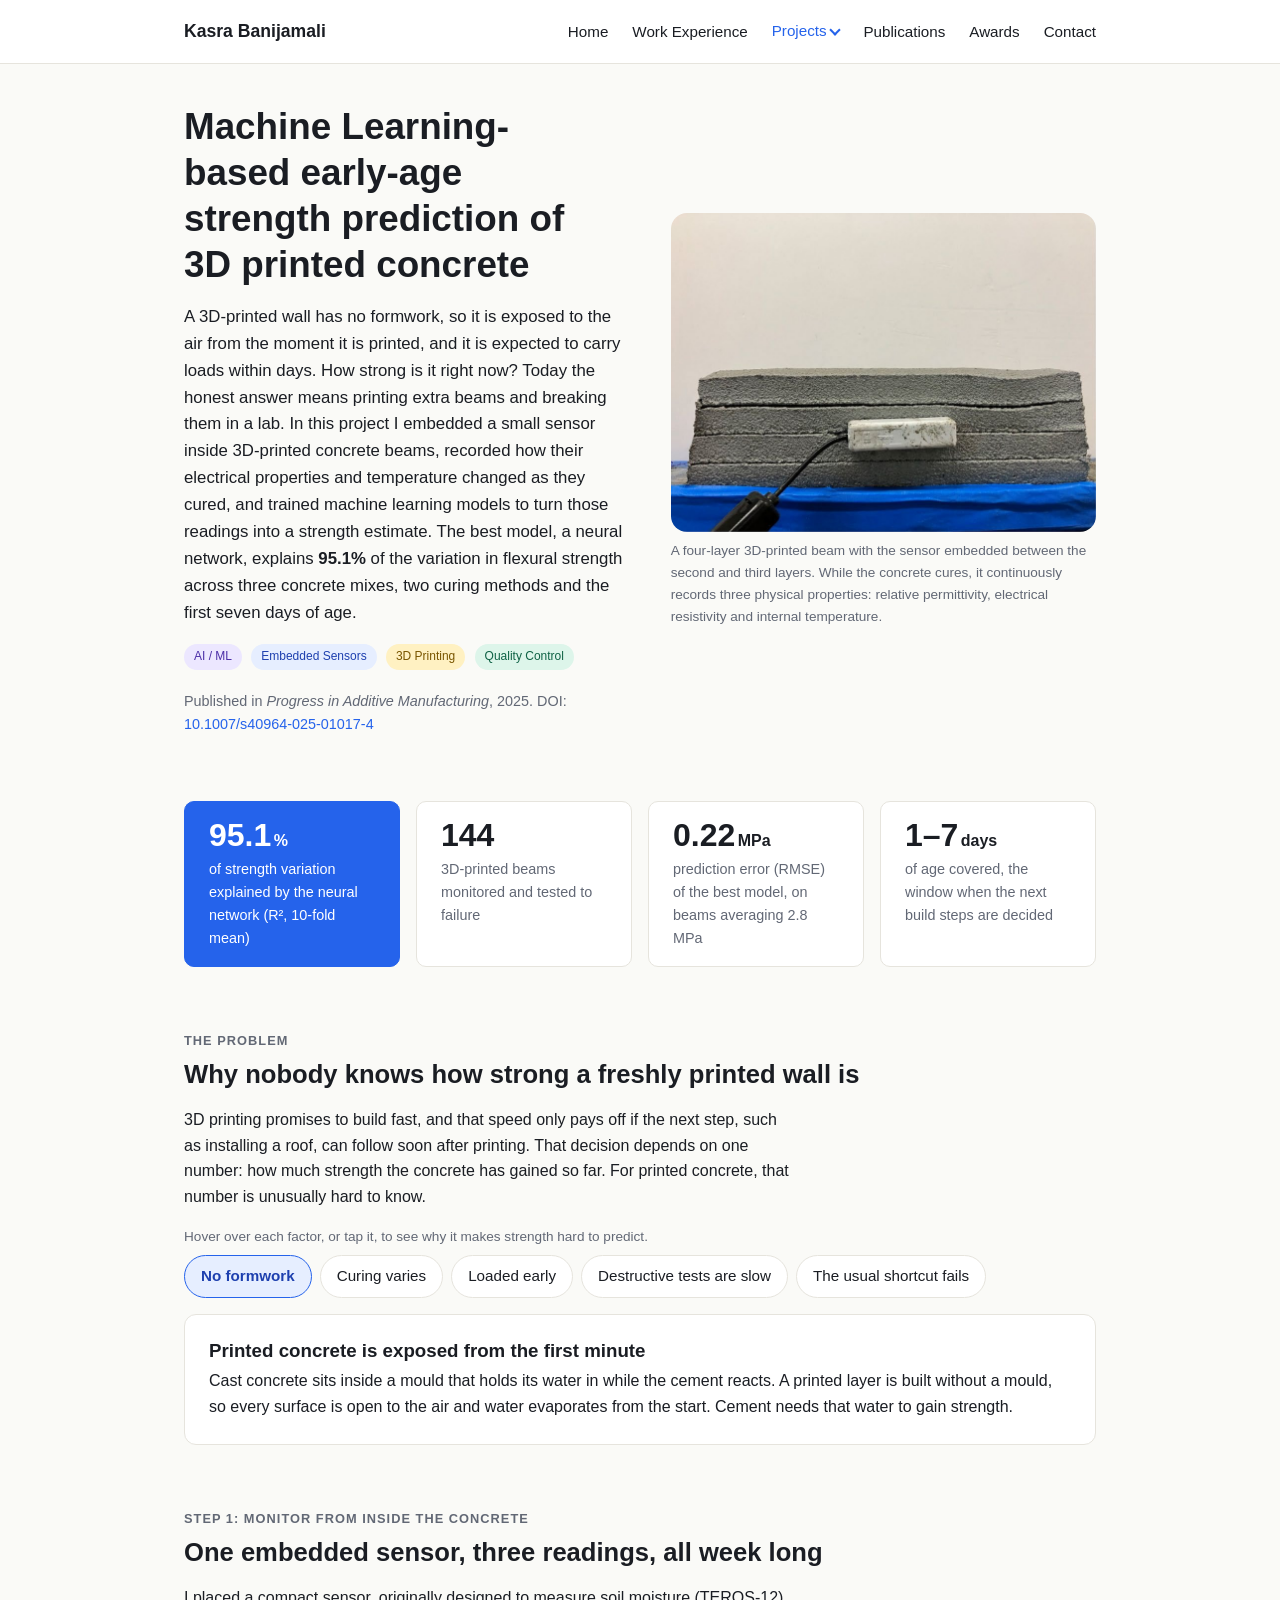
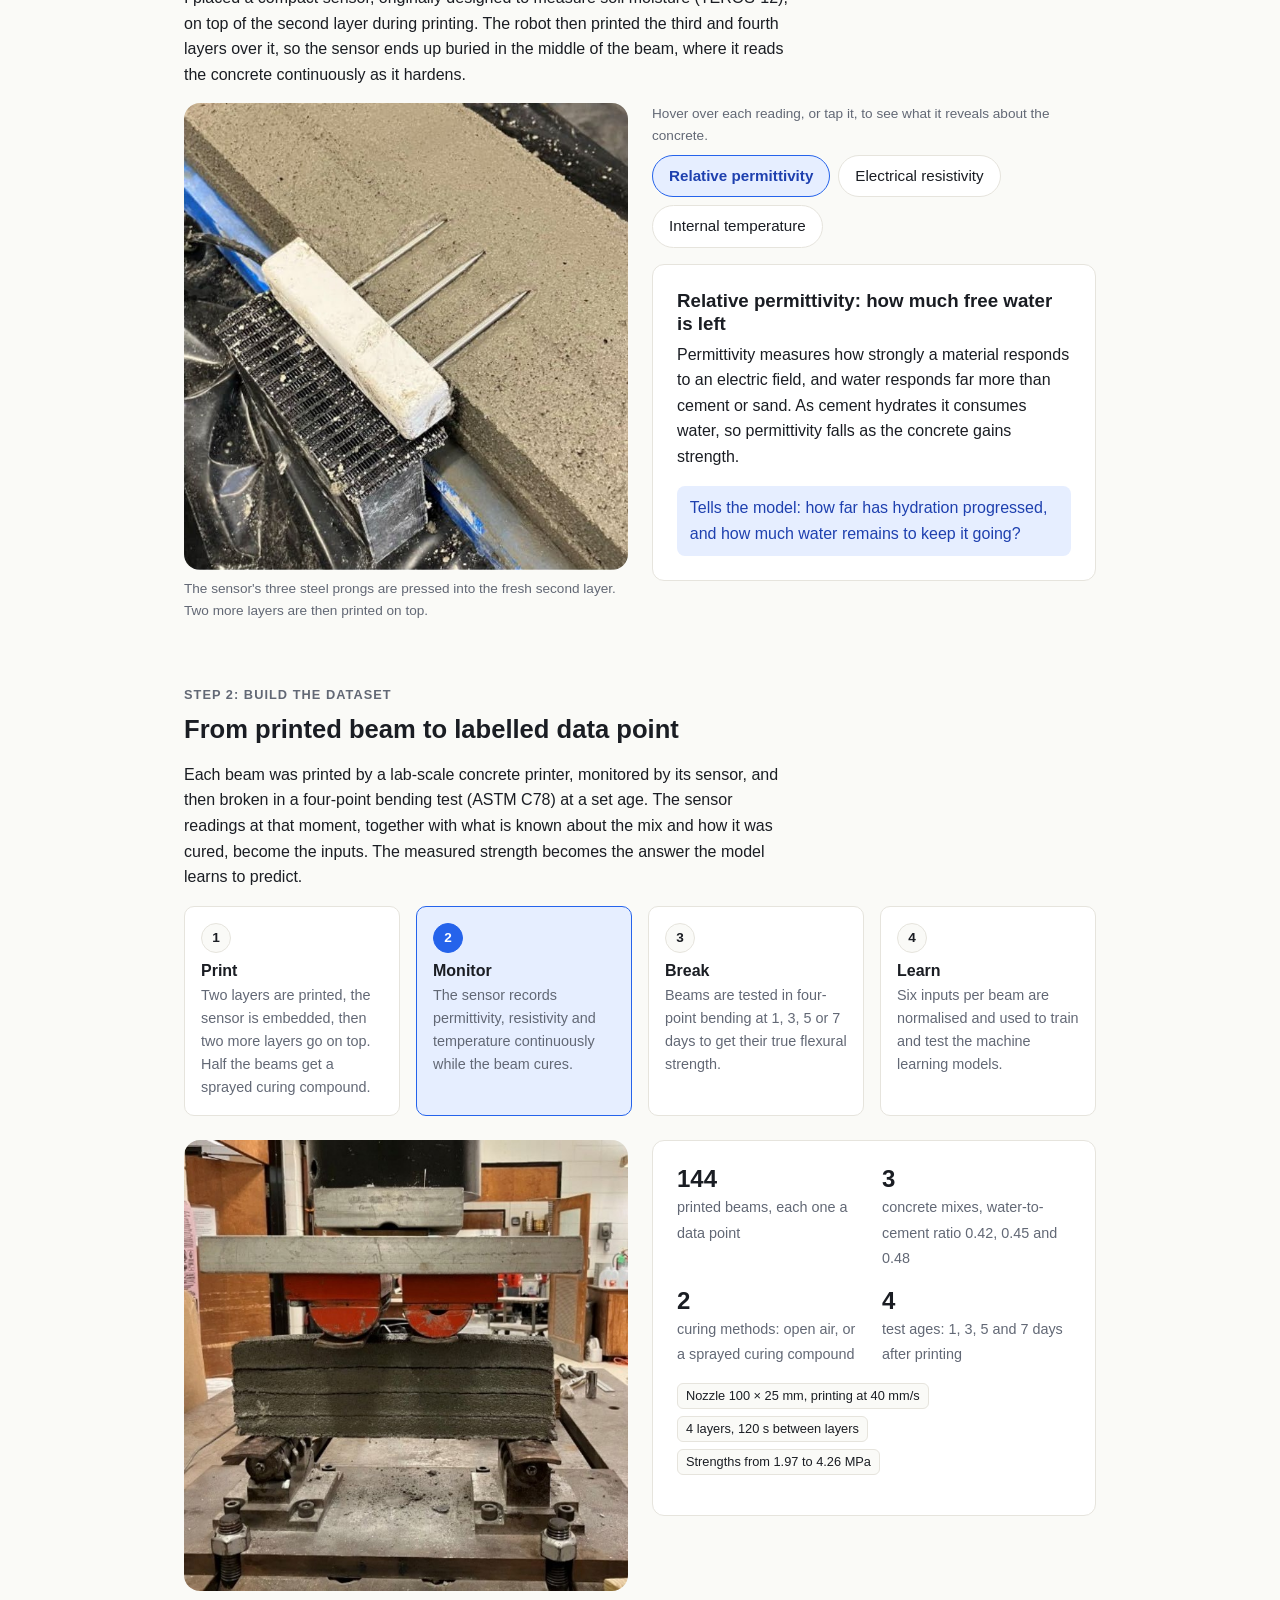
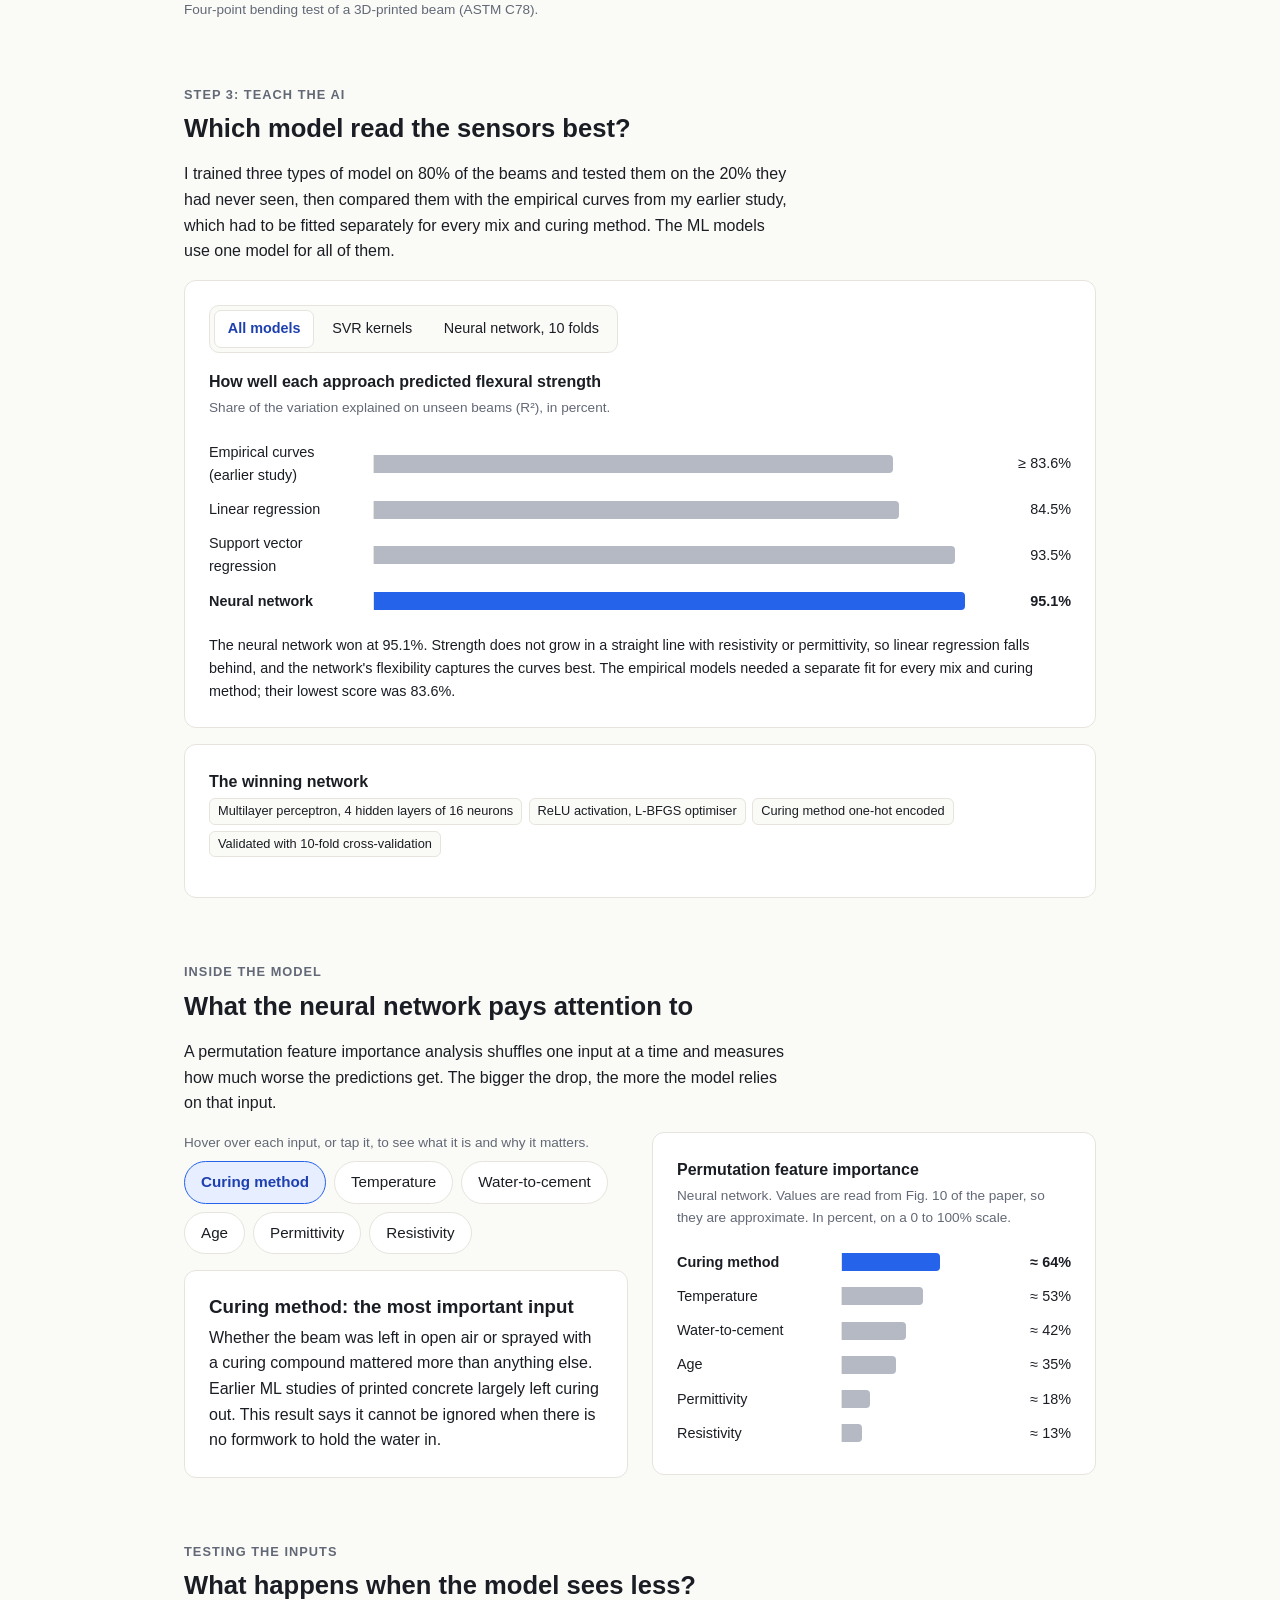
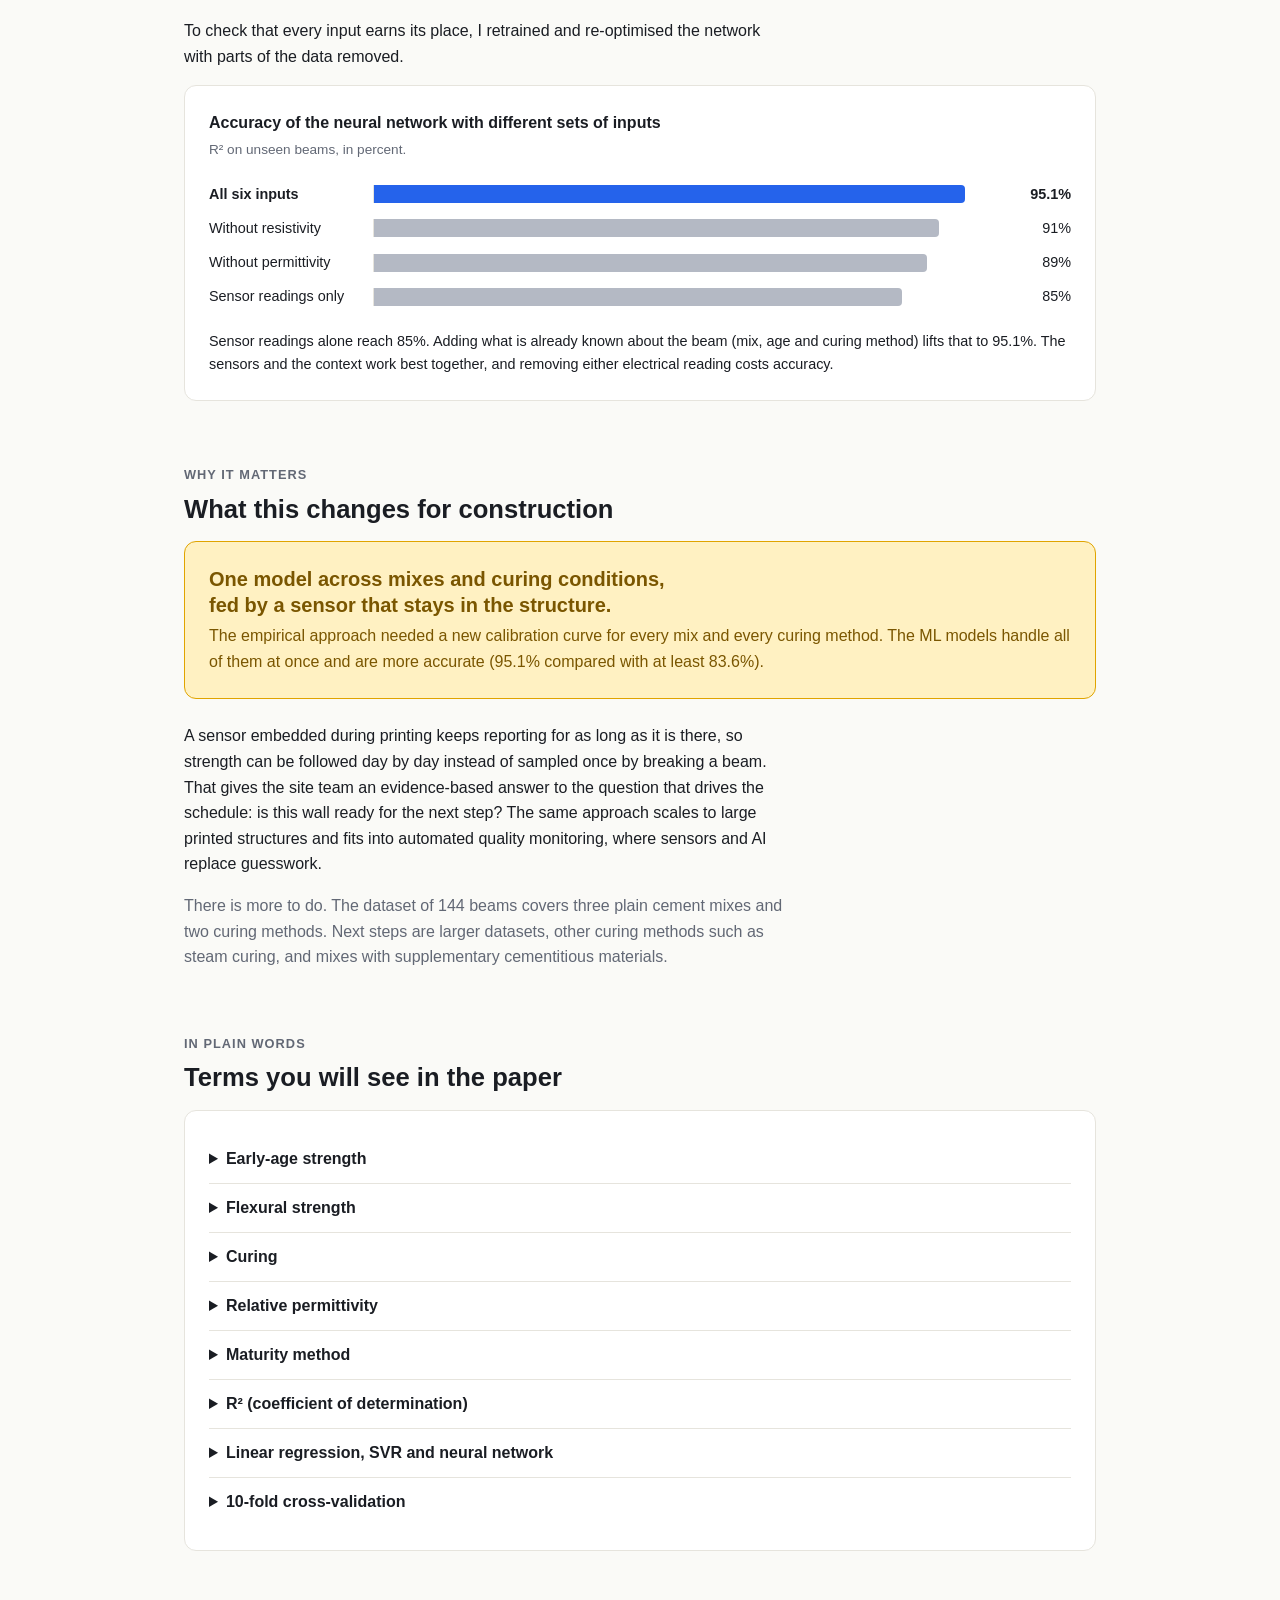
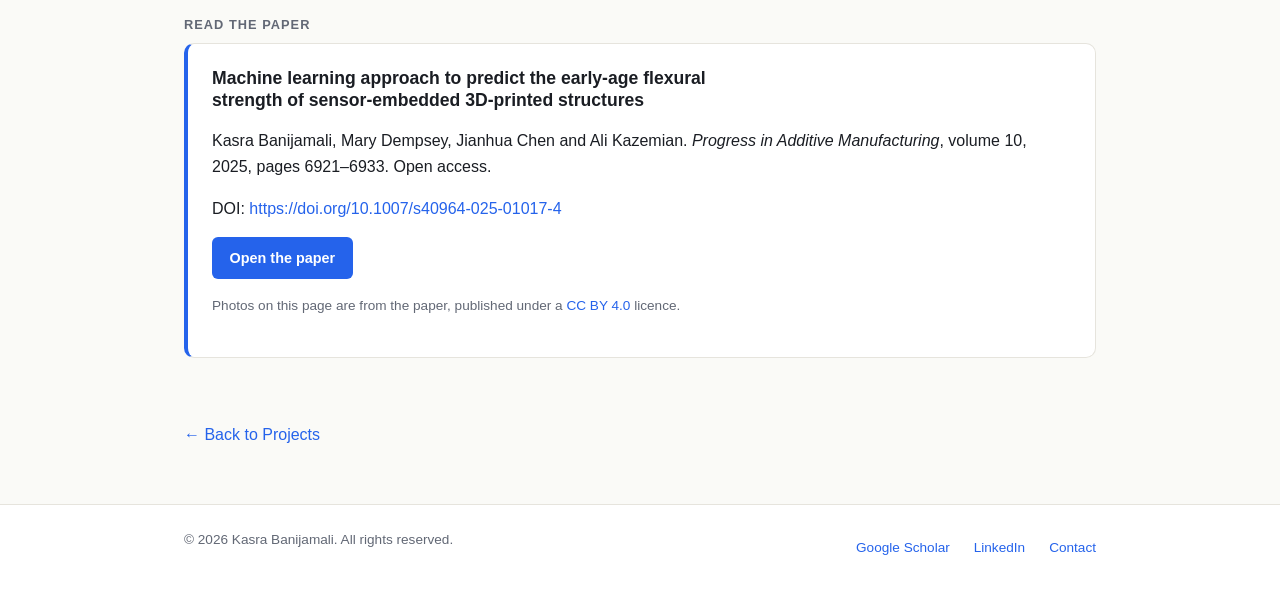
<file: projects/project-2.html>
<!DOCTYPE html>
<html lang="en">
<head>
  <meta charset="UTF-8">
  <meta name="viewport" content="width=device-width, initial-scale=1.0">
  <title>ML Early-Age Strength Prediction — Kasra Banijamali</title>
  <meta name="description" content="Predicting how strong freshly 3D-printed concrete is in its first week from a sensor embedded in the print: a neural network reaches 95.1% R² across mixes and curing methods.">
  <link rel="stylesheet" href="../assets/css/style.css">
  <link rel="stylesheet" href="../assets/css/project-page.css">
</head>
<body>
  <div id="site-header"></div>

  <main>
    <div class="container pp">

      <!-- Hero -->
      <section class="pp-hero">
        <div>
          <h1>Machine Learning-based early-age strength prediction of 3D printed concrete</h1>
          <p class="lead">A 3D-printed wall has no formwork, so it is exposed to the air from the moment it is printed, and it is expected to carry loads within days. How strong is it right now? Today the honest answer means printing extra beams and breaking them in a lab. In this project I embedded a small sensor inside 3D-printed concrete beams, recorded how their electrical properties and temperature changed as they cured, and trained machine learning models to turn those readings into a strength estimate. The best model, a neural network, explains <strong>95.1%</strong> of the variation in flexural strength across three concrete mixes, two curing methods and the first seven days of age.</p>
          <div>
            <span class="chip chip-violet">AI / ML</span>
            <span class="chip chip-blue">Embedded Sensors</span>
            <span class="chip chip-gold">3D Printing</span>
            <span class="chip chip-green">Quality Control</span>
          </div>
          <p class="hero-doi">Published in <em>Progress in Additive Manufacturing</em>, 2025. DOI: <a href="https://doi.org/10.1007/s40964-025-01017-4" target="_blank" rel="noopener">10.1007/s40964-025-01017-4</a></p>
        </div>
        <figure>
          <img src="../assets/images/projects/early-age-strength/beam-with-sensor.jpg" alt="A grey four-layer 3D-printed concrete beam with a white sensor embedded between the second and third layers and a cable leading out" width="856" height="642">
          <figcaption>A four-layer 3D-printed beam with the sensor embedded between the second and third layers. While the concrete cures, it continuously records three physical properties: relative permittivity, electrical resistivity and internal temperature.</figcaption>
        </figure>
      </section>

      <!-- Headline numbers -->
      <section aria-label="Headline results">
        <div class="stat-row">
          <div class="stat is-key">
            <div class="stat-value">95.1<small>%</small></div>
            <p class="stat-label">of strength variation explained by the neural network (R², 10-fold mean)</p>
          </div>
          <div class="stat">
            <div class="stat-value">144</div>
            <p class="stat-label">3D-printed beams monitored and tested to failure</p>
          </div>
          <div class="stat">
            <div class="stat-value">0.22<small>MPa</small></div>
            <p class="stat-label">prediction error (RMSE) of the best model, on beams averaging 2.8 MPa</p>
          </div>
          <div class="stat">
            <div class="stat-value">1&ndash;7<small>days</small></div>
            <p class="stat-label">of age covered, the window when the next build steps are decided</p>
          </div>
        </div>
      </section>

      <!-- The problem -->
      <section>
        <span class="eyebrow">The problem</span>
        <h2>Why nobody knows how strong a freshly printed wall is</h2>
        <div class="prose">
          <p>3D printing promises to build fast, and that speed only pays off if the next step, such as installing a roof, can follow soon after printing. That decision depends on one number: how much strength the concrete has gained so far. For printed concrete, that number is unusually hard to know.</p>
        </div>
        <div data-learn>
          <p class="learn-hint">Hover over each factor, or tap it, to see why it makes strength hard to predict.</p>
          <div class="learn-tiles">
            <button class="learn-tile" type="button" data-panel="why-form">No formwork</button>
            <button class="learn-tile" type="button" data-panel="why-cure">Curing varies</button>
            <button class="learn-tile" type="button" data-panel="why-early">Loaded early</button>
            <button class="learn-tile" type="button" data-panel="why-break">Destructive tests are slow</button>
            <button class="learn-tile" type="button" data-panel="why-maturity">The usual shortcut fails</button>
          </div>
          <div class="panel">
            <div class="learn-panel" id="why-form">
              <h3>Printed concrete is exposed from the first minute</h3>
              <p>Cast concrete sits inside a mould that holds its water in while the cement reacts. A printed layer is built without a mould, so every surface is open to the air and water evaporates from the start. Cement needs that water to gain strength.</p>
            </div>
            <div class="learn-panel" id="why-cure" hidden>
              <h3>The same mix can end up with different strengths</h3>
              <p>Hot, dry air pulls water out faster and can stall the hydration reactions. A curing compound sprayed on the surface slows that loss. Two beams printed from the same batch can gain strength at different rates depending on how they were treated after printing.</p>
            </div>
            <div class="learn-panel" id="why-early" hidden>
              <h3>Printed structures are expected to work within days</h3>
              <p>The point of robotic printing is speed, so printed elements are expected to carry service loads soon after printing. Waiting the conventional 28 days for strength to settle throws that advantage away, which makes the first week the period that matters.</p>
            </div>
            <div class="learn-panel" id="why-break" hidden>
              <h3>Destructive testing is accurate but slow and blind</h3>
              <p>The standard way to measure strength is destructive: a sample is loaded in a press until it fails. It needs extra specimens and preparation, gives one number at one moment, and the sample did not cure under the same conditions as the wall. It cannot follow strength continuously.</p>
            </div>
            <div class="learn-panel" id="why-maturity" hidden>
              <h3>The maturity method assumes the water stays put</h3>
              <p>For cast concrete, engineers estimate strength from temperature history alone (the maturity method). That works when a mould keeps the moisture constant. In printed concrete, moisture changes with evaporation, so temperature alone cannot tell the full story.</p>
            </div>
          </div>
        </div>
      </section>

      <!-- Sensor -->
      <section>
        <span class="eyebrow">Step 1: monitor from inside the concrete</span>
        <h2>One embedded sensor, three readings, all week long</h2>
        <p class="prose">I placed a compact sensor, originally designed to measure soil moisture (TEROS-12), on top of the second layer during printing. The robot then printed the third and fourth layers over it, so the sensor ends up buried in the middle of the beam, where it reads the concrete continuously as it hardens.</p>
        <div class="two-col">
          <figure>
            <img src="../assets/images/projects/early-age-strength/sensor-placement.jpg" alt="The white sensor with three metal prongs pressed into the top of a freshly printed second layer" width="611" height="642">
            <figcaption>The sensor's three steel prongs are pressed into the fresh second layer. Two more layers are then printed on top.</figcaption>
          </figure>
          <div data-learn>
            <p class="learn-hint">Hover over each reading, or tap it, to see what it reveals about the concrete.</p>
            <div class="learn-tiles">
              <button class="learn-tile" type="button" data-panel="s-perm">Relative permittivity</button>
              <button class="learn-tile" type="button" data-panel="s-res">Electrical resistivity</button>
              <button class="learn-tile" type="button" data-panel="s-temp">Internal temperature</button>
            </div>
            <div class="panel">
              <div class="learn-panel" id="s-perm">
                <h3>Relative permittivity: how much free water is left</h3>
                <p>Permittivity measures how strongly a material responds to an electric field, and water responds far more than cement or sand. As cement hydrates it consumes water, so permittivity falls as the concrete gains strength.</p>
                <p class="tells">Tells the model: how far has hydration progressed, and how much water remains to keep it going?</p>
              </div>
              <div class="learn-panel" id="s-res" hidden>
                <h3>Electrical resistivity: how closed the pores are</h3>
                <p>Current flows through the water in the concrete's pores. Hydration uses that water up and fills the pores with solid products, so resistivity rises steadily. In the data it had the strongest correlation with age of any input (R = 0.84).</p>
                <p class="tells">Tells the model: how dense has the internal structure become?</p>
              </div>
              <div class="learn-panel" id="s-temp" hidden>
                <h3>Internal temperature: how fast the reaction runs</h3>
                <p>Hydration releases heat and runs faster when warm. Measured inside the beam, not in the room, temperature is the classic input of the maturity method and ranged from 21.6 to 32.5 &deg;C across the dataset.</p>
                <p class="tells">Tells the model: how quickly is strength being gained right now?</p>
              </div>
            </div>
          </div>
        </div>
      </section>

      <!-- Experiment -->
      <section>
        <span class="eyebrow">Step 2: build the dataset</span>
        <h2>From printed beam to labelled data point</h2>
        <p class="prose">Each beam was printed by a lab-scale concrete printer, monitored by its sensor, and then broken in a four-point bending test (ASTM C78) at a set age. The sensor readings at that moment, together with what is known about the mix and how it was cured, become the inputs. The measured strength becomes the answer the model learns to predict.</p>
        <div class="loop" id="flow">
          <div class="loop-step">
            <h3>Print</h3>
            <p>Two layers are printed, the sensor is embedded, then two more layers go on top. Half the beams get a sprayed curing compound.</p>
          </div>
          <div class="loop-step">
            <h3>Monitor</h3>
            <p>The sensor records permittivity, resistivity and temperature continuously while the beam cures.</p>
          </div>
          <div class="loop-step">
            <h3>Break</h3>
            <p>Beams are tested in four-point bending at 1, 3, 5 or 7 days to get their true flexural strength.</p>
          </div>
          <div class="loop-step">
            <h3>Learn</h3>
            <p>Six inputs per beam are normalised and used to train and test the machine learning models.</p>
          </div>
        </div>

        <div class="two-col" style="margin-top: var(--space-3);">
          <figure>
            <img src="../assets/images/projects/early-age-strength/bending-test.jpg" alt="A four-layer printed concrete beam resting on two supports in a testing machine, with two red loading rollers pressing on its top" width="696" height="707">
            <figcaption>Four-point bending test of a 3D-printed beam (ASTM C78).</figcaption>
          </figure>
          <div class="panel">
            <div class="fact-grid">
              <div class="fact"><b>144</b><span>printed beams, each one a data point</span></div>
              <div class="fact"><b>3</b><span>concrete mixes, water-to-cement ratio 0.42, 0.45 and 0.48</span></div>
              <div class="fact"><b>2</b><span>curing methods: open air, or a sprayed curing compound</span></div>
              <div class="fact"><b>4</b><span>test ages: 1, 3, 5 and 7 days after printing</span></div>
            </div>
            <ul class="spec-list" style="margin-top: var(--space-2);">
              <li>Nozzle 100 &times; 25 mm, printing at 40 mm/s</li>
              <li>4 layers, 120 s between layers</li>
              <li>Strengths from 1.97 to 4.26 MPa</li>
            </ul>
          </div>
        </div>
      </section>

      <!-- Models -->
      <section>
        <span class="eyebrow">Step 3: teach the AI</span>
        <h2>Which model read the sensors best?</h2>
        <p class="prose">I trained three types of model on 80% of the beams and tested them on the 20% they had never seen, then compared them with the empirical curves from my earlier study, which had to be fitted separately for every mix and curing method. The ML models use one model for all of them.</p>
        <div class="panel">
          <div class="seg" aria-label="Choose the comparison">
            <button type="button" aria-pressed="true" data-view="models">All models</button>
            <button type="button" aria-pressed="false" data-view="kernels">SVR kernels</button>
            <button type="button" aria-pressed="false" data-view="folds">Neural network, 10 folds</button>
          </div>
          <p class="chart-title" id="model-title"></p>
          <p class="chart-sub" id="model-sub"></p>
          <div class="bars" id="model-bars"></div>
          <p class="chart-note" id="model-note"></p>
        </div>
        <div class="panel" style="margin-top: var(--space-2);">
          <p class="chart-title">The winning network</p>
          <ul class="spec-list">
            <li>Multilayer perceptron, 4 hidden layers of 16 neurons</li>
            <li>ReLU activation, L-BFGS optimiser</li>
            <li>Curing method one-hot encoded</li>
            <li>Validated with 10-fold cross-validation</li>
          </ul>
        </div>
      </section>

      <!-- Feature importance -->
      <section>
        <span class="eyebrow">Inside the model</span>
        <h2>What the neural network pays attention to</h2>
        <p class="prose">A permutation feature importance analysis shuffles one input at a time and measures how much worse the predictions get. The bigger the drop, the more the model relies on that input.</p>
        <div class="two-col" data-learn>
          <div>
            <p class="learn-hint">Hover over each input, or tap it, to see what it is and why it matters.</p>
            <div class="learn-tiles">
              <button class="learn-tile" type="button" data-panel="f-c" data-feature="c">Curing method</button>
              <button class="learn-tile" type="button" data-panel="f-t" data-feature="t">Temperature</button>
              <button class="learn-tile" type="button" data-panel="f-wc" data-feature="wc">Water-to-cement</button>
              <button class="learn-tile" type="button" data-panel="f-a" data-feature="a">Age</button>
              <button class="learn-tile" type="button" data-panel="f-p" data-feature="p">Permittivity</button>
              <button class="learn-tile" type="button" data-panel="f-er" data-feature="er">Resistivity</button>
            </div>
            <div class="panel">
              <div class="learn-panel" id="f-c">
                <h3>Curing method: the most important input</h3>
                <p>Whether the beam was left in open air or sprayed with a curing compound mattered more than anything else. Earlier ML studies of printed concrete largely left curing out. This result says it cannot be ignored when there is no formwork to hold the water in.</p>
              </div>
              <div class="learn-panel" id="f-t" hidden>
                <h3>Internal temperature: second most important</h3>
                <p>Temperature drives hydration, which is why it is the basis of the maturity method. The model confirms it is essential, but also that on its own it is not enough for printed concrete.</p>
              </div>
              <div class="learn-panel" id="f-wc" hidden>
                <h3>Water-to-cement ratio</h3>
                <p>The recipe. Less water per unit of cement gives a stronger, denser paste. It is known before printing, so it costs nothing to include.</p>
              </div>
              <div class="learn-panel" id="f-a" hidden>
                <h3>Age</h3>
                <p>Days since printing, from 1 to 7. Strength grows with time, but how fast depends on everything else on this list.</p>
              </div>
              <div class="learn-panel" id="f-p" hidden>
                <h3>Relative permittivity</h3>
                <p>The more useful of the two electrical readings. It responds directly to free water, the quantity that evaporation steals and the maturity method cannot see. My earlier study was the first to use permittivity to estimate the strength of 3D-printed concrete, and the network ranks it above resistivity.</p>
              </div>
              <div class="learn-panel" id="f-er" hidden>
                <h3>Electrical resistivity</h3>
                <p>Lowest on its own, partly because it moves so closely with age (R = 0.84) that much of its information is already in the model. It still adds accuracy, as the next section shows.</p>
              </div>
            </div>
          </div>
          <div class="panel">
            <p class="chart-title">Permutation feature importance</p>
            <p class="chart-sub">Neural network. Values are read from Fig. 10 of the paper, so they are approximate. In percent, on a 0 to 100% scale.</p>
            <div class="bars" id="imp-bars"></div>
          </div>
        </div>
      </section>

      <!-- Ablation -->
      <section>
        <span class="eyebrow">Testing the inputs</span>
        <h2>What happens when the model sees less?</h2>
        <p class="prose">To check that every input earns its place, I retrained and re-optimised the network with parts of the data removed.</p>
        <div class="panel">
          <p class="chart-title">Accuracy of the neural network with different sets of inputs</p>
          <p class="chart-sub">R² on unseen beams, in percent.</p>
          <div class="bars" id="ablation-bars"></div>
          <p class="chart-note">Sensor readings alone reach 85%. Adding what is already known about the beam (mix, age and curing method) lifts that to 95.1%. The sensors and the context work best together, and removing either electrical reading costs accuracy.</p>
        </div>
      </section>

      <!-- Why it matters -->
      <section>
        <span class="eyebrow">Why it matters</span>
        <h2>What this changes for construction</h2>
        <div class="callout-first" style="margin-bottom: var(--space-3);">
          <strong>One model across mixes and curing conditions, fed by a sensor that stays in the structure.</strong>
          <p>The empirical approach needed a new calibration curve for every mix and every curing method. The ML models handle all of them at once and are more accurate (95.1% compared with at least 83.6%).</p>
        </div>
        <div class="prose">
          <p>A sensor embedded during printing keeps reporting for as long as it is there, so strength can be followed day by day instead of sampled once by breaking a beam. That gives the site team an evidence-based answer to the question that drives the schedule: is this wall ready for the next step? The same approach scales to large printed structures and fits into automated quality monitoring, where sensors and AI replace guesswork.</p>
          <p class="muted">There is more to do. The dataset of 144 beams covers three plain cement mixes and two curing methods. Next steps are larger datasets, other curing methods such as steam curing, and mixes with supplementary cementitious materials.</p>
        </div>
      </section>

      <!-- Glossary -->
      <section>
        <span class="eyebrow">In plain words</span>
        <h2>Terms you will see in the paper</h2>
        <div class="panel glossary">
          <details>
            <summary>Early-age strength</summary>
            <p>The strength concrete has in its first days, while it is still gaining strength quickly. Here, 1 to 7 days after printing.</p>
          </details>
          <details>
            <summary>Flexural strength</summary>
            <p>How much bending stress a beam can take before it cracks. It is measured by supporting the beam at both ends and pressing down in the middle.</p>
          </details>
          <details>
            <summary>Curing</summary>
            <p>Everything that happens to concrete after it is placed while it hardens, especially how much water it keeps. A curing compound is a liquid sprayed on the surface that forms a film and slows evaporation.</p>
          </details>
          <details>
            <summary>Relative permittivity</summary>
            <p>A measure of how strongly a material responds to an electric field. Water has a very high value, so permittivity is a good indicator of how much free water the concrete still holds.</p>
          </details>
          <details>
            <summary>Maturity method</summary>
            <p>The standard non-destructive way to estimate concrete strength from its temperature history. It assumes the moisture conditions stay constant, which printed concrete does not guarantee.</p>
          </details>
          <details>
            <summary>R² (coefficient of determination)</summary>
            <p>The share of the variation in the real values that the model's predictions explain. 100% would be perfect, 0% no better than always guessing the average.</p>
          </details>
          <details>
            <summary>Linear regression, SVR and neural network</summary>
            <p>Three kinds of model, from simplest to most flexible. Linear regression fits a straight-line relationship. Support vector regression (SVR) can bend that relationship using a kernel. A neural network learns its own non-linear relationships from the data.</p>
          </details>
          <details>
            <summary>10-fold cross-validation</summary>
            <p>Splitting the data into ten parts, training on nine and testing on the tenth, and repeating so every part is tested once. It shows whether a good score was luck or holds up across the data.</p>
          </details>
        </div>
      </section>

      <!-- Paper -->
      <section>
        <span class="eyebrow">Read the paper</span>
        <div class="paper-cite">
          <h3>Machine learning approach to predict the early-age flexural strength of sensor-embedded 3D-printed structures</h3>
          <p>Kasra Banijamali, Mary Dempsey, Jianhua Chen and Ali Kazemian. <em>Progress in Additive Manufacturing</em>, volume 10, 2025, pages 6921&ndash;6933. Open access.</p>
          <p class="doi">DOI: <a href="https://doi.org/10.1007/s40964-025-01017-4" target="_blank" rel="noopener">https://doi.org/10.1007/s40964-025-01017-4</a></p>
          <a class="btn" href="https://doi.org/10.1007/s40964-025-01017-4" target="_blank" rel="noopener">Open the paper</a>
          <p class="muted" style="margin-top: var(--space-2); font-size: 0.85rem;">Photos on this page are from the paper, published under a <a href="https://creativecommons.org/licenses/by/4.0/" target="_blank" rel="noopener">CC BY 4.0</a> licence.</p>
        </div>
      </section>

      <p><a href="index.html">&larr; Back to Projects</a></p>
    </div>
  </main>

  <div id="site-footer"></div>

  <script>const BASE_URL = "../";</script>
  <script src="../assets/js/main.js"></script>
  <script>
  (function () {
    var reduceMotion = window.matchMedia("(prefers-reduced-motion: reduce)").matches;

    /* ---- Bar chart helper ---- */
    function drawBars(el, rows, opts) {
      opts = opts || {};
      var unit = opts.unit || "";
      var scale = 100 / (opts.axisMax || 100);
      var top = Math.max.apply(null, rows.map(function (r) { return r.value; }));
      el.innerHTML = "";
      rows.forEach(function (r) {
        var on = opts.onKey ? r.key === opts.onKey : r.value === top;
        var label = (opts.prefix || "") + (r.label || r.value) + unit;
        var row = document.createElement("div");
        row.className = "bar-row" + (on ? " is-on" : "");
        if (r.key) row.dataset.key = r.key;
        row.title = r.name + ": " + label;
        row.innerHTML =
          '<span class="bar-name"></span>' +
          '<div class="bar-track"><div class="bar-fill"></div></div>' +
          '<span class="bar-val"></span>';
        row.querySelector(".bar-name").textContent = r.name;
        row.querySelector(".bar-val").textContent = label;
        row.querySelector(".bar-fill").style.width = (r.value * scale) + "%";
        el.appendChild(row);
      });
    }

    /* ---- Feature importance (Fig. 10 of the paper, approximate) ---- */
    drawBars(document.getElementById("imp-bars"), [
      { key: "c", name: "Curing method", value: 64 },
      { key: "t", name: "Temperature", value: 53 },
      { key: "wc", name: "Water-to-cement", value: 42 },
      { key: "a", name: "Age", value: 35 },
      { key: "p", name: "Permittivity", value: 18 },
      { key: "er", name: "Resistivity", value: 13 }
    ], { axisMax: 100, unit: "%", prefix: "≈ ", onKey: "c" });

    function highlightFeature(key) {
      document.querySelectorAll("#imp-bars .bar-row").forEach(function (row) {
        row.classList.toggle("is-on", row.dataset.key === key);
      });
    }

    /* ---- Ablation (Section 3.4 of the paper) ---- */
    drawBars(document.getElementById("ablation-bars"), [
      { name: "All six inputs", value: 95.1 },
      { name: "Without resistivity", value: 91 },
      { name: "Without permittivity", value: 89 },
      { name: "Sensor readings only", value: 85 }
    ], { unit: "%" });

    /* ---- Hover-to-learn groups: hover, focus or tap a tile to show its panel ---- */
    document.querySelectorAll("[data-learn]").forEach(function (group) {
      var tiles = group.querySelectorAll(".learn-tile");
      function activate(tile) {
        tiles.forEach(function (t) {
          var isOn = t === tile;
          t.classList.toggle("is-active", isOn);
          t.setAttribute("aria-pressed", String(isOn));
          document.getElementById(t.dataset.panel).hidden = !isOn;
        });
        if (tile.dataset.feature) highlightFeature(tile.dataset.feature);
      }
      tiles.forEach(function (tile) {
        ["mouseenter", "focus", "click"].forEach(function (evt) {
          tile.addEventListener(evt, function () { activate(tile); });
        });
      });
      activate(tiles[0]);
    });

    /* ---- Model comparison (Tables 3 and 4, Fig. 8 of the paper) ---- */
    var VIEWS = {
      models: {
        title: "How well each approach predicted flexural strength",
        sub: "Share of the variation explained on unseen beams (R²), in percent.",
        note: "The neural network won at 95.1%. Strength does not grow in a straight line with resistivity or permittivity, so linear regression falls behind, and the network's flexibility captures the curves best. The empirical models needed a separate fit for every mix and curing method; their lowest score was 83.6%.",
        rows: [
          { name: "Empirical curves (earlier study)", value: 83.6, label: "≥ 83.6" },
          { name: "Linear regression", value: 84.5 },
          { name: "Support vector regression", value: 93.5 },
          { name: "Neural network", value: 95.1 }
        ]
      },
      kernels: {
        title: "Support vector regression with different kernels",
        sub: "R² on unseen beams, in percent. The kernel decides what shape of relationship the model can fit.",
        note: "The RBF kernel scored highest at 93.5% (RMSE 0.267 MPa). Raising the polynomial degree made results worse, not better: higher degrees overfit the 144 data points.",
        rows: [
          { name: "RBF", value: 93.5 },
          { name: "Polynomial, degree 2", value: 91.1 },
          { name: "Polynomial, degree 3", value: 89.1 },
          { name: "Polynomial, degree 4", value: 83.3 }
        ]
      },
      folds: {
        title: "The neural network across 10 cross-validation folds",
        sub: "R² on each held-out fold, in percent. Values read from Fig. 8 of the paper.",
        note: "Every fold scored between 92.9% and 96.8%, with a mean of 95.1%. The accuracy holds whichever beams are held out. The best fold reached an RMSE of 0.221 MPa.",
        rows: [
          { name: "Fold 1", value: 95.4 },
          { name: "Fold 2", value: 92.9 },
          { name: "Fold 3", value: 96.8 },
          { name: "Fold 4", value: 95.8 },
          { name: "Fold 5", value: 96.1 },
          { name: "Fold 6", value: 93.4 },
          { name: "Fold 7", value: 95.6 },
          { name: "Fold 8", value: 94.9 },
          { name: "Fold 9", value: 93.8 },
          { name: "Fold 10", value: 96.0 }
        ]
      }
    };
    var viewBtns = document.querySelectorAll("[data-view]");
    function showView(key) {
      var v = VIEWS[key];
      document.getElementById("model-title").textContent = v.title;
      document.getElementById("model-sub").textContent = v.sub;
      document.getElementById("model-note").textContent = v.note;
      drawBars(document.getElementById("model-bars"), v.rows, { unit: "%" });
      viewBtns.forEach(function (b) {
        b.setAttribute("aria-pressed", String(b.dataset.view === key));
      });
    }
    viewBtns.forEach(function (b) {
      b.addEventListener("click", function () { showView(b.dataset.view); });
    });
    showView("models");

    /* ---- Workflow steps ---- */
    var steps = document.querySelectorAll("#flow .loop-step");
    var active = 0;
    steps[0].classList.add("is-active");
    if (!reduceMotion) {
      setInterval(function () {
        steps[active].classList.remove("is-active");
        active = (active + 1) % steps.length;
        steps[active].classList.add("is-active");
      }, 1600);
    }
  })();
  </script>
</body>
</html>
</file>
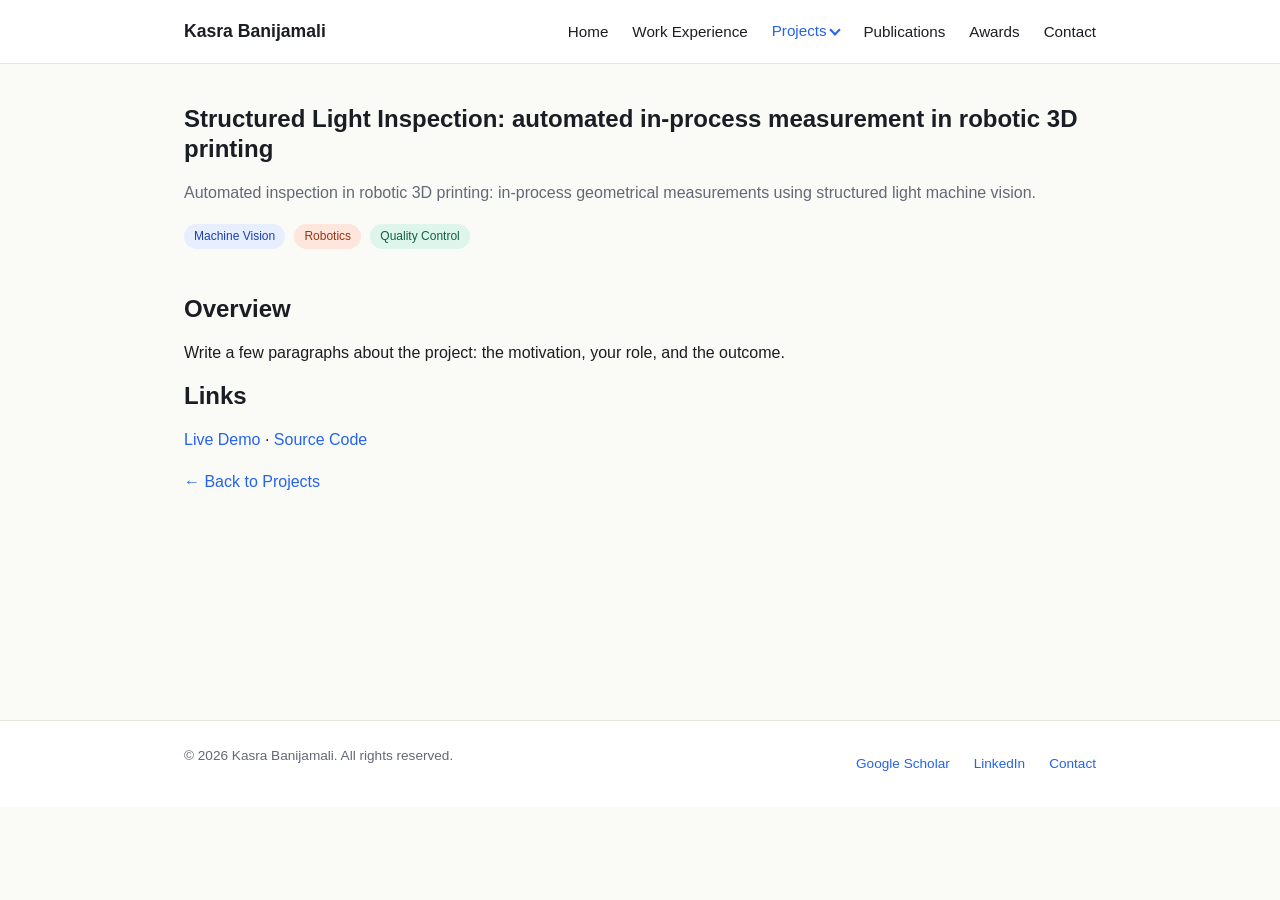
<file: projects/project-3.html>
<!DOCTYPE html>
<html lang="en">
<head>
  <meta charset="UTF-8">
  <meta name="viewport" content="width=device-width, initial-scale=1.0">
  <title>Structured Light Inspection — Kasra Banijamali</title>
  <link rel="stylesheet" href="../assets/css/style.css">
</head>
<body>
  <div id="site-header"></div>

  <main>
    <div class="container">
      <section class="page-header">
        <h1>Structured Light Inspection: automated in-process measurement in robotic 3D printing</h1>
        <p>Automated inspection in robotic 3D printing: in-process geometrical measurements using structured light machine vision.</p>
        <span class="chip chip-blue">Machine Vision</span>
        <span class="chip chip-coral">Robotics</span>
        <span class="chip chip-green">Quality Control</span>
      </section>

      <section>
        <h2>Overview</h2>
        <p>Write a few paragraphs about the project: the motivation, your role, and the outcome.</p>

        <h2>Links</h2>
        <p>
          <a href="#">Live Demo</a> &middot;
          <a href="#">Source Code</a>
        </p>
      </section>

      <p><a href="index.html">&larr; Back to Projects</a></p>
    </div>
  </main>

  <div id="site-footer"></div>

  <script>const BASE_URL = "../";</script>
  <script src="../assets/js/main.js"></script>
</body>
</html>
</file>
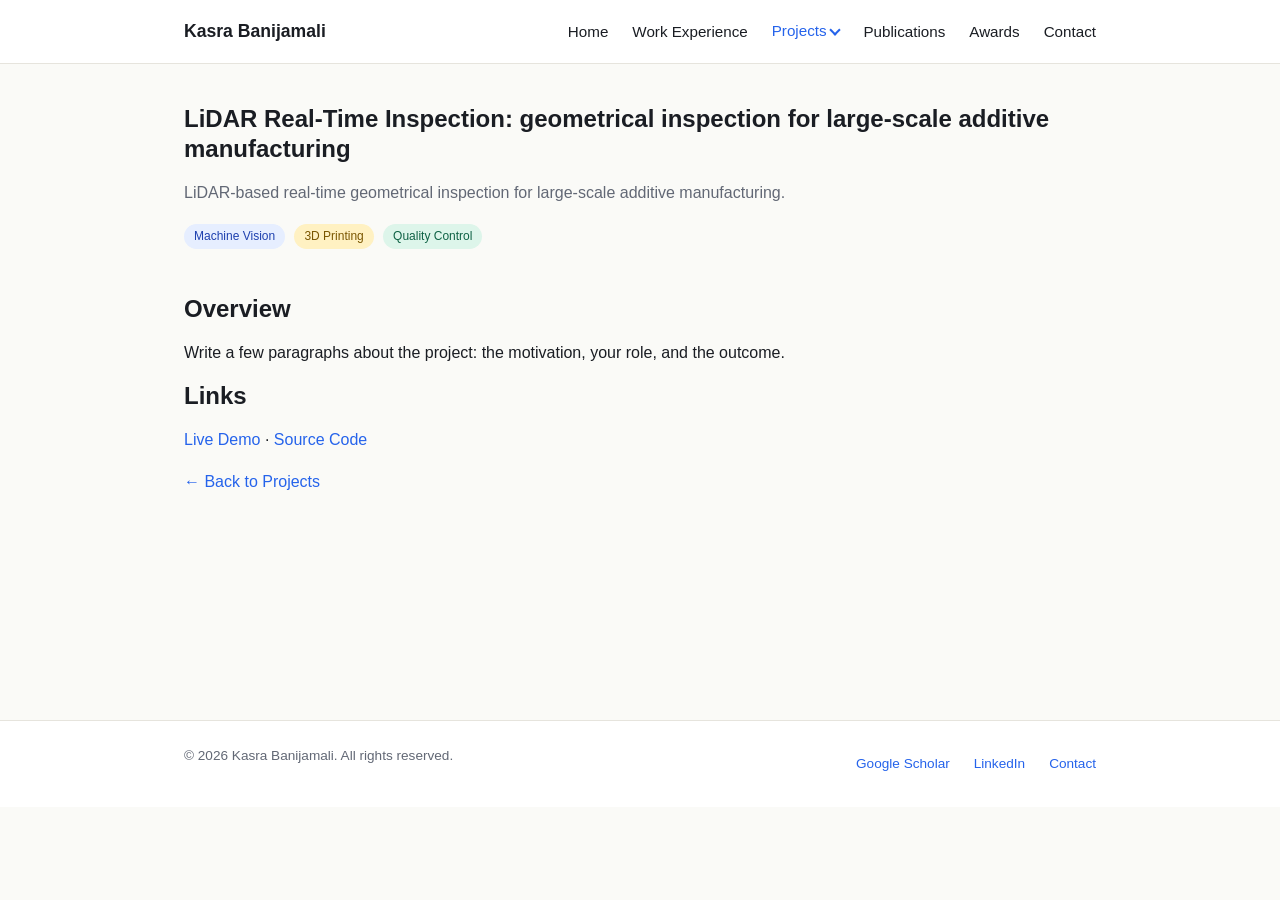
<file: projects/project-4.html>
<!DOCTYPE html>
<html lang="en">
<head>
  <meta charset="UTF-8">
  <meta name="viewport" content="width=device-width, initial-scale=1.0">
  <title>LiDAR Real-Time Inspection — Kasra Banijamali</title>
  <link rel="stylesheet" href="../assets/css/style.css">
</head>
<body>
  <div id="site-header"></div>

  <main>
    <div class="container">
      <section class="page-header">
        <h1>LiDAR Real-Time Inspection: geometrical inspection for large-scale additive manufacturing</h1>
        <p>LiDAR-based real-time geometrical inspection for large-scale additive manufacturing.</p>
        <span class="chip chip-blue">Machine Vision</span>
        <span class="chip chip-gold">3D Printing</span>
        <span class="chip chip-green">Quality Control</span>
      </section>

      <section>
        <h2>Overview</h2>
        <p>Write a few paragraphs about the project: the motivation, your role, and the outcome.</p>

        <h2>Links</h2>
        <p>
          <a href="#">Live Demo</a> &middot;
          <a href="#">Source Code</a>
        </p>
      </section>

      <p><a href="index.html">&larr; Back to Projects</a></p>
    </div>
  </main>

  <div id="site-footer"></div>

  <script>const BASE_URL = "../";</script>
  <script src="../assets/js/main.js"></script>
</body>
</html>
</file>
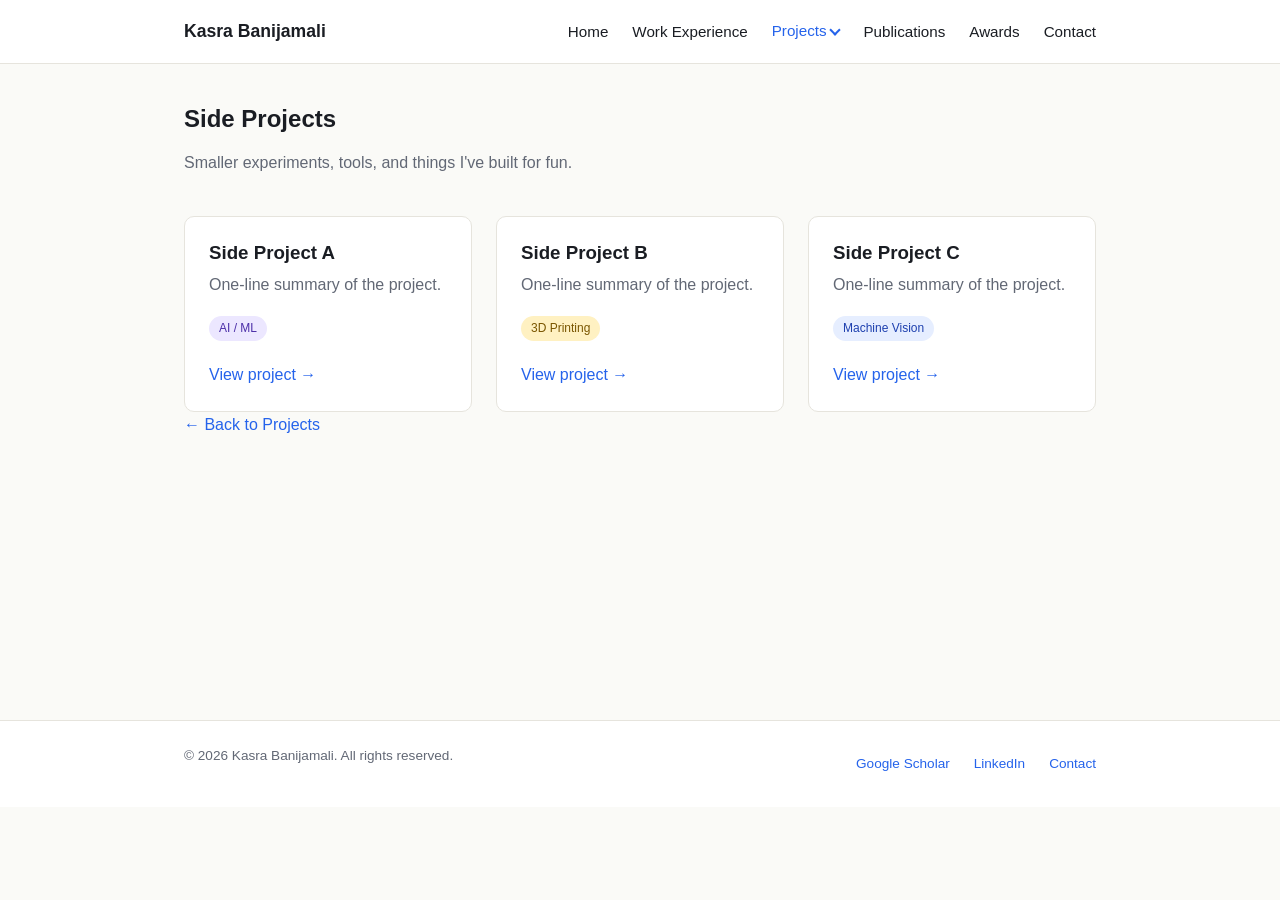
<file: projects/side-projects.html>
<!DOCTYPE html>
<html lang="en">
<head>
  <meta charset="UTF-8">
  <meta name="viewport" content="width=device-width, initial-scale=1.0">
  <title>Side Projects — Kasra Banijamali</title>
  <link rel="stylesheet" href="../assets/css/style.css">
</head>
<body>
  <div id="site-header"></div>

  <main>
    <div class="container">
      <section class="page-header">
        <h1>Side Projects</h1>
        <p>Smaller experiments, tools, and things I've built for fun.</p>
      </section>

      <div class="card-grid">
        <div class="card">
          <h3>Side Project A</h3>
          <p>One-line summary of the project.</p>
          <div class="chip-row">
            <span class="chip chip-violet">AI / ML</span>
          </div>
          <a href="#">View project &rarr;</a>
        </div>
        <div class="card">
          <h3>Side Project B</h3>
          <p>One-line summary of the project.</p>
          <div class="chip-row">
            <span class="chip chip-gold">3D Printing</span>
          </div>
          <a href="#">View project &rarr;</a>
        </div>
        <div class="card">
          <h3>Side Project C</h3>
          <p>One-line summary of the project.</p>
          <div class="chip-row">
            <span class="chip chip-blue">Machine Vision</span>
          </div>
          <a href="#">View project &rarr;</a>
        </div>
      </div>

      <p><a href="index.html">&larr; Back to Projects</a></p>
    </div>
  </main>

  <div id="site-footer"></div>

  <script>const BASE_URL = "../";</script>
  <script src="../assets/js/main.js"></script>
</body>
</html>
</file>
<file: assets/css/style.css>
/* ==========================================================================
   Variables
   ========================================================================== */
:root {
  /* Base */
  --bg: #FAFAF7;
  --surface: #FFFFFF;
  --border: #E6E4DD;
  --text: #1A1D23;
  --text-muted: #626875;

  /* Topic colors: strong / tint / text-on-tint */
  --blue: #2563EB;
  --blue-tint: #E6EEFF;
  --blue-text: #1E40AF;

  --gold: #E0A400;
  --gold-tint: #FFF1C2;
  --gold-text: #7A5600;

  --violet: #7C5CE0;
  --violet-tint: #ECE7FF;
  --violet-text: #4C2FA8;

  --coral: #E5603C;
  --coral-tint: #FFE6DD;
  --coral-text: #9A3412;

  --green: #1F9D6B;
  --green-tint: #DDF5EA;
  --green-text: #0F6245;

  --font-body: -apple-system, BlinkMacSystemFont, "Segoe UI", Roboto, Helvetica, Arial, sans-serif;
  --max-width: 960px;
  --nav-height: 64px;

  --space-1: 0.5rem;
  --space-2: 1rem;
  --space-3: 1.5rem;
  --space-4: 2.5rem;
  --space-5: 4rem;
}

/* ==========================================================================
   Reset
   ========================================================================== */
* {
  box-sizing: border-box;
}

html,
body {
  margin: 0;
  padding: 0;
}

body {
  font-family: var(--font-body);
  color: var(--text);
  background: var(--bg);
  line-height: 1.6;
  -webkit-font-smoothing: antialiased;
}

img {
  max-width: 100%;
  display: block;
}

a {
  color: var(--blue);
  text-decoration: none;
}

a:hover {
  text-decoration: underline;
}

a:focus-visible,
button:focus-visible,
input:focus-visible,
textarea:focus-visible,
select:focus-visible {
  outline: 2px solid var(--blue);
  outline-offset: 2px;
}

ul {
  margin: 0;
  padding: 0;
  list-style: none;
}

h1,
h2,
h3,
h4 {
  line-height: 1.25;
  margin: 0 0 var(--space-2);
  color: var(--text);
}

p {
  margin: 0 0 var(--space-2);
}

/* ==========================================================================
   Layout helpers
   ========================================================================== */
.container {
  max-width: var(--max-width);
  margin: 0 auto;
  padding: 0 var(--space-3);
}

main {
  min-height: calc(100vh - var(--nav-height) - 180px);
  padding: var(--space-4) 0;
}

.page-header {
  margin-bottom: var(--space-4);
}

.page-header p {
  color: var(--text-muted);
}

/* ==========================================================================
   Homepage hero
   ========================================================================== */
.hero {
  display: flex;
  align-items: center;
  gap: var(--space-4);
  margin-bottom: var(--space-4);
}

.hero-text {
  flex: 1 1 420px;
  min-width: 0;
}

.hero-text h1 {
  font-size: 2.2rem;
}

.hero-text > p {
  color: var(--text);
  max-width: 56ch;
}

.hero-photo {
  flex: 0 0 240px;
  width: 240px;
}

.hero-photo-frame {
  display: block;
  border: 1px solid var(--border);
  border-radius: 24px;
  overflow: hidden;
  transition: transform 0.25s ease;
}

.hero-photo-frame:hover {
  transform: rotate(-1.5deg) scale(1.02);
}

.hero-photo-frame img {
  display: block;
  width: 100%;
  aspect-ratio: 1 / 1;
  object-fit: cover;
  background: var(--surface);
}

.hero-tags {
  display: flex;
  flex-wrap: wrap;
  margin: var(--space-2) 0;
}

.hero-actions {
  margin-top: var(--space-2);
  display: flex;
  gap: var(--space-2);
  flex-wrap: wrap;
}

@media (max-width: 720px) {
  .hero {
    flex-direction: column-reverse;
    text-align: center;
  }

  .hero-photo {
    width: 180px;
  }

  .hero-text > p {
    max-width: none;
  }

  .hero-tags,
  .hero-actions {
    justify-content: center;
  }
}

/* ==========================================================================
   Navigation
   ========================================================================== */
.site-nav {
  position: sticky;
  top: 0;
  z-index: 100;
  height: var(--nav-height);
  background: var(--surface);
  border-bottom: 1px solid var(--border);
}

.site-nav .container {
  display: flex;
  align-items: center;
  justify-content: space-between;
  height: 100%;
}

.site-nav .brand {
  font-weight: 700;
  font-size: 1.1rem;
  color: var(--text);
}

.site-nav .brand:hover {
  text-decoration: none;
  color: var(--blue);
}

.nav-toggle {
  display: none;
  background: none;
  border: 1px solid var(--border);
  border-radius: 6px;
  padding: 0.4rem 0.6rem;
  cursor: pointer;
}

.nav-toggle span {
  display: block;
  width: 20px;
  height: 2px;
  background: var(--text);
  margin: 4px 0;
}

.nav-links {
  display: flex;
  align-items: center;
  gap: var(--space-3);
}

.nav-links > li {
  position: relative;
}

.nav-links a {
  color: var(--text);
  font-size: 0.95rem;
}

.nav-links a:hover {
  color: var(--blue);
  text-decoration: none;
}

.nav-links a.active {
  color: var(--blue);
  text-decoration: none;
}

/* Dropdown */
.has-dropdown > button.dropdown-trigger {
  display: flex;
  align-items: center;
  gap: 0.3rem;
  background: none;
  border: none;
  font: inherit;
  font-size: 0.95rem;
  color: var(--text);
  cursor: pointer;
  padding: 0;
}

.has-dropdown > button.dropdown-trigger::after {
  content: "";
  border: solid currentColor;
  border-width: 0 2px 2px 0;
  padding: 3px;
  transform: rotate(45deg);
  margin-top: -4px;
}

.has-dropdown:hover > button.dropdown-trigger,
.has-dropdown.open > button.dropdown-trigger {
  color: var(--blue);
}

button.dropdown-trigger.active {
  color: var(--blue);
}

.dropdown-menu {
  position: absolute;
  top: calc(100% + 0.75rem);
  left: 0;
  min-width: 200px;
  background: var(--surface);
  border: 1px solid var(--border);
  border-radius: 8px;
  padding: var(--space-1) 0;
  z-index: 100;
  /* Hidden with visibility (not display) so closing can be delayed: the menu
     stays put briefly if the pointer slips off on the way down to it. */
  visibility: hidden;
  opacity: 0;
  transition: opacity 0.15s ease, visibility 0s linear 0.3s;
}

/* Invisible bridge over the gap between "Projects" and the menu, so moving
   the pointer down never leaves the hover area. */
.dropdown-menu::before {
  content: "";
  position: absolute;
  left: 0;
  right: 0;
  top: calc(-0.75rem - 1px);
  height: calc(0.75rem + 1px);
}

.has-dropdown:hover .dropdown-menu,
.has-dropdown:focus-within .dropdown-menu,
.has-dropdown.open .dropdown-menu {
  visibility: visible;
  opacity: 1;
  transition-delay: 0s;
}

.dropdown-menu li a {
  display: block;
  padding: var(--space-1) var(--space-2);
  font-size: 0.9rem;
  white-space: nowrap;
}

.dropdown-menu li a:hover {
  background: var(--border);
  text-decoration: none;
}

@media (max-width: 720px) {
  .nav-toggle {
    display: block;
  }

  .nav-links {
    position: absolute;
    top: var(--nav-height);
    left: 0;
    right: 0;
    background: var(--surface);
    border-bottom: 1px solid var(--border);
    flex-direction: column;
    align-items: stretch;
    gap: 0;
    padding: var(--space-2) 0;
    display: none;
  }

  .nav-links.open {
    display: flex;
  }

  .nav-links > li {
    padding: 0 var(--space-3);
  }

  .nav-links a,
  .has-dropdown > button.dropdown-trigger {
    padding: var(--space-1) 0;
    width: 100%;
  }

  .dropdown-menu {
    position: static;
    border: none;
    padding-left: var(--space-2);
    display: none;
    visibility: visible;
    opacity: 1;
    transition: none;
  }

  .dropdown-menu::before {
    display: none;
  }

  .has-dropdown.open .dropdown-menu {
    display: block;
  }
}

/* ==========================================================================
   Footer
   ========================================================================== */
.site-footer {
  background: var(--surface);
  border-top: 1px solid var(--border);
  padding: var(--space-3) 0;
  color: var(--text-muted);
  font-size: 0.85rem;
}

.site-footer .container {
  display: flex;
  flex-wrap: wrap;
  align-items: center;
  justify-content: space-between;
  gap: var(--space-2);
}

.site-footer .footer-links {
  display: flex;
  gap: var(--space-3);
}

/* ==========================================================================
   Reusable components
   ========================================================================== */
.card-grid {
  display: grid;
  grid-template-columns: repeat(auto-fit, minmax(260px, 1fr));
  gap: var(--space-3);
}

.card {
  border: 1px solid var(--border);
  border-radius: 10px;
  padding: var(--space-3);
  background: var(--surface);
}

.card h3 {
  margin-bottom: var(--space-1);
  color: var(--text);
}

.card p {
  color: var(--text-muted);
  margin-bottom: var(--space-2);
}

.card .chip-row {
  margin-top: var(--space-1);
  margin-bottom: var(--space-2);
}

.btn {
  display: inline-block;
  background: var(--blue);
  color: var(--surface);
  padding: 0.6rem 1.1rem;
  border-radius: 6px;
  font-size: 0.9rem;
  font-weight: 600;
}

.btn:hover {
  background: var(--blue-text);
  text-decoration: none;
}

.btn-secondary {
  background: var(--surface);
  border: 1px solid var(--border);
  color: var(--text);
}

.btn-secondary:hover {
  border-color: var(--blue);
  color: var(--text);
}

.list-entry {
  padding: var(--space-2) 0;
  border-bottom: 1px solid var(--border);
}

.list-entry:last-child {
  border-bottom: none;
}

.list-entry h3 {
  color: var(--text);
}

.list-entry .meta {
  color: var(--text-muted);
  font-size: 0.85rem;
}

/* Work experience entries with company logos */
.exp-entry {
  display: flex;
  gap: var(--space-2);
  align-items: flex-start;
}

.exp-logo {
  flex: 0 0 48px;
  width: 48px;
  height: 48px;
  border-radius: 8px;
  background: var(--surface);
  border: 1px solid var(--border);
  display: flex;
  align-items: center;
  justify-content: center;
  overflow: hidden;
}

.exp-logo img {
  max-width: 70%;
  max-height: 70%;
  object-fit: contain;
}

.exp-body {
  flex: 1 1 auto;
  min-width: 0;
}

.exp-title-row {
  display: flex;
  flex-wrap: wrap;
  align-items: baseline;
  justify-content: space-between;
  gap: var(--space-1) var(--space-2);
}

.exp-title-row h3 {
  margin-bottom: 0;
}

.exp-body h3 {
  color: var(--text);
}

.exp-dates {
  flex: 0 0 auto;
  color: var(--text-muted);
  font-size: 0.85rem;
  white-space: nowrap;
}

.exp-company {
  font-size: 0.95rem;
  color: var(--text);
  margin: 0.15rem 0;
}

.exp-bullets {
  margin-top: var(--space-1);
}

.exp-bullets li {
  position: relative;
  padding-left: 1rem;
  margin-bottom: 0.4rem;
  color: var(--text);
}

.exp-bullets li::before {
  content: "\2022";
  position: absolute;
  left: 0;
  color: var(--text-muted);
}


.link-list li {
  margin-bottom: var(--space-1);
}

/* ==========================================================================
   Topic chips — five fixed topics, one color each, reused site-wide
   ========================================================================== */
.chip {
  display: inline-block;
  border-radius: 999px;
  padding: 3px 10px;
  font-size: 12px;
  margin: 0 0.3rem 0.3rem 0;
}

.chip-blue {
  background: var(--blue-tint);
  color: var(--blue-text);
}

.chip-gold {
  background: var(--gold-tint);
  color: var(--gold-text);
}

.chip-violet {
  background: var(--violet-tint);
  color: var(--violet-text);
}

.chip-coral {
  background: var(--coral-tint);
  color: var(--coral-text);
}

.chip-green {
  background: var(--green-tint);
  color: var(--green-text);
}

/* ==========================================================================
   Publications — topic-first entry list
   ========================================================================== */
.pub-list {
  background: var(--surface);
  border: 1px solid var(--border);
  border-radius: 10px;
  overflow: hidden;
}

.pub-entry {
  display: flex;
  gap: var(--space-2);
  align-items: flex-start;
  padding: var(--space-3);
  border-bottom: 1px solid var(--border);
}

.pub-entry:last-child {
  border-bottom: none;
}

.pub-icon {
  flex: 0 0 40px;
  width: 40px;
  height: 40px;
  border-radius: 10px;
  display: flex;
  align-items: center;
  justify-content: center;
  font-size: 1.1rem;
}

.pub-icon-blue {
  background: var(--blue-tint);
  color: var(--blue);
}

.pub-icon-gold {
  background: var(--gold-tint);
  color: var(--gold);
}

.pub-icon-violet {
  background: var(--violet-tint);
  color: var(--violet);
}

.pub-icon-coral {
  background: var(--coral-tint);
  color: var(--coral);
}

.pub-icon-green {
  background: var(--green-tint);
  color: var(--green);
}

.pub-body {
  flex: 1 1 auto;
  min-width: 0;
}

.pub-body h3 {
  font-size: 1rem;
  margin-bottom: 0.3rem;
  color: var(--text);
}

.pub-authors {
  margin-bottom: 0.15rem;
  font-size: 0.9rem;
  color: var(--text-muted);
}

.pub-authors .me {
  color: var(--text);
}

.pub-meta {
  color: var(--text-muted);
  font-size: 0.85rem;
  margin-bottom: 0.5rem;
}

.pub-chips {
  display: flex;
  flex-wrap: wrap;
}

/* ==========================================================================
   Contact page — one card per way to reach me
   ========================================================================== */
.contact-grid {
  display: grid;
  grid-template-columns: repeat(2, minmax(0, 1fr));
  gap: var(--space-3);
}

@media (max-width: 720px) {
  .contact-grid {
    grid-template-columns: minmax(0, 1fr);
  }
}

.contact-card {
  display: flex;
  align-items: center;
  gap: var(--space-2);
  background: var(--surface);
  border: 1px solid var(--border);
  border-radius: 16px;
  padding: var(--space-3);
  color: var(--text);
  transition: transform 0.2s ease, border-color 0.2s ease, box-shadow 0.2s ease;
}

.contact-card:hover {
  text-decoration: none;
  transform: translateY(-3px);
  border-color: var(--blue);
  box-shadow: 0 10px 24px rgba(26, 29, 35, 0.08);
}

.contact-card-primary {
  grid-column: 1 / -1;
  background: var(--blue);
  border-color: var(--blue);
  color: #FFFFFF;
}

.contact-icon {
  flex: 0 0 56px;
  width: 56px;
  height: 56px;
  border-radius: 14px;
  display: flex;
  align-items: center;
  justify-content: center;
  background: var(--blue-tint);
  color: var(--blue);
}

.contact-icon svg {
  width: 28px;
  height: 28px;
}

.contact-card-primary .contact-icon {
  background: rgba(255, 255, 255, 0.18);
  color: #FFFFFF;
}

.contact-icon-linkedin {
  background: #E8F1FA;
  color: #0A66C2;
}

.contact-icon-scholar {
  background: #E9F0FE;
  color: #4285F4;
}

.contact-text {
  flex: 1 1 auto;
  min-width: 0;
  display: flex;
  flex-direction: column;
}

.contact-label {
  font-size: 0.8rem;
  font-weight: 700;
  letter-spacing: 0.06em;
  text-transform: uppercase;
  color: var(--text-muted);
}

.contact-value {
  font-size: 1.15rem;
  font-weight: 700;
  line-height: 1.3;
  overflow-wrap: anywhere;
}

.contact-note {
  font-size: 0.9rem;
  color: var(--text-muted);
}

.contact-card-primary .contact-label,
.contact-card-primary .contact-note {
  color: rgba(255, 255, 255, 0.85);
}

.contact-card-primary .contact-value {
  font-size: 1.5rem;
}

.contact-arrow {
  flex: 0 0 auto;
  font-size: 1.3rem;
  color: var(--text-muted);
  transition: transform 0.2s ease;
}

.contact-card-primary .contact-arrow {
  color: #FFFFFF;
}

.contact-card:hover .contact-arrow {
  transform: translateX(4px);
}

@media (prefers-reduced-motion: reduce) {
  .contact-card,
  .contact-arrow {
    transition: none;
  }

  .contact-card:hover {
    transform: none;
  }
}

/* ==========================================================================
   Form fields (not currently used on any page, styled for future use)
   ========================================================================== */
input,
textarea,
select {
  background: var(--surface);
  border: 1px solid var(--border);
  color: var(--text);
  font-family: inherit;
  font-size: 0.95rem;
  padding: 0.6rem 0.8rem;
  border-radius: 6px;
}

input::placeholder,
textarea::placeholder {
  color: var(--text-muted);
}
</file>
<file: assets/css/project-page.css>
/* ==========================================================================
   Project story pages — visual, interactive write-ups of a single project.
   Builds on the tokens in style.css.
   ========================================================================== */

.pp section {
  margin-bottom: var(--space-5);
}

.pp h2 {
  font-size: 1.6rem;
  text-wrap: balance;
}

.pp .eyebrow {
  display: block;
  font-size: 0.8rem;
  font-weight: 700;
  letter-spacing: 0.08em;
  text-transform: uppercase;
  color: var(--text-muted);
  margin-bottom: var(--space-1);
}

.pp .prose {
  max-width: 68ch;
}

.pp .muted {
  color: var(--text-muted);
}

/* ---- Hero ---------------------------------------------------------------- */
.pp-hero {
  display: grid;
  grid-template-columns: minmax(0, 1.05fr) minmax(0, 1fr);
  gap: var(--space-4);
  align-items: center;
}

.pp-hero h1 {
  font-size: 2.3rem;
  text-wrap: balance;
  margin-bottom: var(--space-2);
}

.pp-hero .lead {
  font-size: 1.05rem;
}

.world-first {
  display: inline-flex;
  align-items: center;
  gap: 0.5rem;
  background: var(--gold-tint);
  color: var(--gold-text);
  border: 1px solid var(--gold);
  border-radius: 999px;
  padding: 0.35rem 0.9rem;
  font-size: 0.85rem;
  font-weight: 700;
  margin-bottom: var(--space-2);
}

.world-first::before {
  content: "\2605";
  color: var(--gold);
}

.pp figure {
  margin: 0;
}

.pp figure img {
  width: 100%;
  height: auto;
  border-radius: 16px;
}

.pp figcaption {
  font-size: 0.85rem;
  color: var(--text-muted);
  margin-top: var(--space-1);
}

/* ---- Stat tiles ---------------------------------------------------------- */
.stat-row {
  display: grid;
  grid-template-columns: repeat(4, minmax(0, 1fr));
  gap: var(--space-2);
}

.stat {
  background: var(--surface);
  border: 1px solid var(--border);
  border-radius: 10px;
  padding: var(--space-2) var(--space-3);
}

.stat-value {
  font-size: 2rem;
  font-weight: 700;
  line-height: 1.1;
  font-variant-numeric: tabular-nums;
}

.stat-value small {
  font-size: 1rem;
  font-weight: 600;
  margin-left: 0.15rem;
}

.stat-label {
  font-size: 0.9rem;
  color: var(--text-muted);
  margin: 0.3rem 0 0;
}

/* ---- Panels, callouts ---------------------------------------------------- */
.panel {
  background: var(--surface);
  border: 1px solid var(--border);
  border-radius: 12px;
  padding: var(--space-3);
}

.callout-first {
  background: var(--gold-tint);
  border: 1px solid var(--gold);
  border-radius: 12px;
  padding: var(--space-3);
  color: var(--gold-text);
}

.callout-first strong {
  display: block;
  font-size: 1.25rem;
  line-height: 1.3;
  margin-bottom: 0.3rem;
  text-wrap: balance;
}

.callout-first p {
  margin: 0;
}

.two-col {
  display: grid;
  grid-template-columns: minmax(0, 1fr) minmax(0, 1fr);
  gap: var(--space-3);
  align-items: start;
}

/* ---- Segmented toggle ----------------------------------------------------- */
.seg {
  display: inline-flex;
  flex-wrap: wrap;
  gap: 4px;
  background: var(--bg);
  border: 1px solid var(--border);
  border-radius: 10px;
  padding: 4px;
  margin-bottom: var(--space-2);
}

.seg button {
  font: inherit;
  font-size: 0.9rem;
  color: var(--text);
  background: none;
  border: 1px solid transparent;
  border-radius: 7px;
  padding: 0.4rem 0.8rem;
  cursor: pointer;
}

.seg button[aria-pressed="true"],
.seg button[aria-selected="true"] {
  background: var(--surface);
  border-color: var(--border);
  font-weight: 700;
  color: var(--blue-text);
}

/* ---- Hover-to-learn groups ------------------------------------------------ */
.learn-hint {
  font-size: 0.85rem;
  color: var(--text-muted);
  margin-bottom: var(--space-1);
}

.learn-tiles {
  display: flex;
  flex-wrap: wrap;
  gap: var(--space-1);
  margin-bottom: var(--space-2);
}

.learn-tile {
  font: inherit;
  font-size: 0.95rem;
  color: var(--text);
  background: var(--surface);
  border: 1px solid var(--border);
  border-radius: 999px;
  padding: 0.5rem 1rem;
  cursor: pointer;
  transition: border-color 0.15s ease, background 0.15s ease;
}

.learn-tile:hover {
  border-color: var(--blue);
}

.learn-tile.is-active {
  background: var(--blue-tint);
  border-color: var(--blue);
  color: var(--blue-text);
  font-weight: 700;
}

.learn-panel h3 {
  margin-bottom: 0.4rem;
}

.learn-panel p:last-child {
  margin-bottom: 0;
}

.learn-panel .tells {
  background: var(--blue-tint);
  color: var(--blue-text);
  border-radius: 8px;
  padding: 0.6rem 0.8rem;
}

.formula {
  font-family: ui-monospace, SFMono-Regular, Menlo, Consolas, monospace;
  font-size: 0.95rem;
  background: var(--bg);
  border: 1px solid var(--border);
  border-radius: 8px;
  padding: 0.5rem 0.8rem;
  display: inline-block;
  margin-bottom: var(--space-2);
}

.spec-list {
  display: flex;
  flex-wrap: wrap;
  gap: 0.4rem;
  margin-bottom: var(--space-2);
}

.spec-list li {
  font-size: 0.8rem;
  background: var(--bg);
  border: 1px solid var(--border);
  border-radius: 6px;
  padding: 2px 8px;
}

/* Sensor photos: just the picture, no frame around it */
.sensor-layout {
  display: grid;
  grid-template-columns: auto minmax(0, 1fr);
  gap: var(--space-3);
  align-items: start;
}

.pp .sensor-layout img {
  width: auto;
  max-width: 100%;
  height: auto;
  max-height: 400px;
  border: none;
  border-radius: 16px;
}

/* ---- The 0.6 second highlight ----------------------------------------------- */
.speed {
  display: grid;
  grid-template-columns: auto minmax(0, 1fr);
  gap: var(--space-3);
  align-items: center;
  background: var(--blue);
  color: #FFFFFF;
  border-radius: 16px;
  padding: var(--space-3) var(--space-4);
  margin-bottom: var(--space-3);
}

.speed-value {
  font-size: 4rem;
  font-weight: 700;
  line-height: 1;
  font-variant-numeric: tabular-nums;
  white-space: nowrap;
}

.speed-value small {
  font-size: 1.6rem;
  margin-left: 0.2rem;
}

.speed p {
  margin: 0;
}

.speed strong {
  display: block;
  font-size: 1.15rem;
  margin-bottom: 0.2rem;
}

.stat.is-key {
  background: var(--blue);
  border-color: var(--blue);
  color: #FFFFFF;
}

.stat.is-key .stat-label {
  color: #FFFFFF;
}

.pp video {
  display: block;
  width: 100%;
  height: auto;
  border-radius: 16px;
  background: var(--border);
}

/* ---- Control loop --------------------------------------------------------- */
.loop {
  display: grid;
  grid-template-columns: repeat(4, minmax(0, 1fr));
  gap: var(--space-2);
  counter-reset: loop;
}

.loop-step {
  position: relative;
  background: var(--surface);
  border: 1px solid var(--border);
  border-radius: 10px;
  padding: var(--space-2);
  transition: border-color 0.2s ease, background 0.2s ease;
}

.loop-step::before {
  counter-increment: loop;
  content: counter(loop);
  display: flex;
  align-items: center;
  justify-content: center;
  width: 28px;
  height: 28px;
  border-radius: 50%;
  background: var(--bg);
  border: 1px solid var(--border);
  font-weight: 700;
  font-size: 0.85rem;
  margin-bottom: var(--space-1);
}

.loop-step h3 {
  font-size: 1rem;
  margin-bottom: 0.2rem;
}

.loop-step p {
  font-size: 0.9rem;
  color: var(--text-muted);
  margin: 0;
}

.loop-step.is-active {
  border-color: var(--blue);
  background: var(--blue-tint);
}

.loop-step.is-active::before {
  background: var(--blue);
  border-color: var(--blue);
  color: var(--surface);
}

.loop-note {
  margin-top: var(--space-2);
  max-width: 68ch;
}

.loop-count {
  font-size: 1.6rem;
  font-weight: 700;
  color: var(--blue-text);
  font-variant-numeric: tabular-nums;
  margin-right: 0.3rem;
}

/* ---- Bar charts ----------------------------------------------------------- */
.bars {
  margin: 0;
}

.bar-row {
  display: grid;
  grid-template-columns: 9.5rem minmax(0, 1fr) 4rem;
  align-items: center;
  gap: 0.75rem;
  padding: 0.35rem 0;
}

.bar-name {
  font-size: 0.9rem;
}

.bar-track {
  height: 18px;
  border-left: 1px solid var(--border);
}

.bar-fill {
  height: 100%;
  width: 0;
  border-radius: 0 4px 4px 0;
  background: #B4B9C4;
  transform-origin: left center;
  transition: background 0.2s ease;
  animation: bar-grow 0.6s ease;
}

@keyframes bar-grow {
  from {
    transform: scaleX(0);
  }
}

.bar-row.is-on .bar-fill {
  background: var(--blue);
}

.bar-row.is-on .bar-name,
.bar-row.is-on .bar-val {
  font-weight: 700;
}

.bar-val {
  font-size: 0.9rem;
  text-align: right;
  font-variant-numeric: tabular-nums;
}

.chart-title {
  font-weight: 700;
  margin-bottom: 0.2rem;
}

.chart-sub {
  font-size: 0.85rem;
  color: var(--text-muted);
  margin-bottom: var(--space-2);
}

.chart-note {
  font-size: 0.9rem;
  margin: var(--space-2) 0 0;
}

/* ---- Fact grid ------------------------------------------------------------ */
.fact-grid {
  display: grid;
  grid-template-columns: repeat(auto-fit, minmax(150px, 1fr));
  gap: var(--space-2);
}

.fact b {
  display: block;
  font-size: 1.5rem;
  line-height: 1.2;
  font-variant-numeric: tabular-nums;
}

.fact span {
  font-size: 0.9rem;
  color: var(--text-muted);
}

/* ---- Plain-words glossary -------------------------------------------------- */
.glossary details {
  border-bottom: 1px solid var(--border);
  padding: 0.7rem 0;
}

.glossary details:last-child {
  border-bottom: none;
}

.glossary summary {
  cursor: pointer;
  font-weight: 600;
}

.glossary details p {
  margin: 0.4rem 0 0;
  color: var(--text-muted);
}

/* ---- Paper citation -------------------------------------------------------- */
.paper-cite {
  background: var(--surface);
  border: 1px solid var(--border);
  border-left: 4px solid var(--blue);
  border-radius: 10px;
  padding: var(--space-3);
}

.paper-cite h3 {
  font-size: 1.1rem;
  text-wrap: balance;
}

.pp-hero .hero-doi {
  margin: var(--space-2) 0 0;
  font-size: 0.9rem;
  color: var(--text-muted);
  overflow-wrap: anywhere;
}

.paper-cite .doi {
  overflow-wrap: anywhere;
}

/* ---- Responsive ------------------------------------------------------------ */
@media (max-width: 760px) {
  .pp-hero,
  .two-col {
    grid-template-columns: minmax(0, 1fr);
  }

  .pp-hero h1 {
    font-size: 1.8rem;
  }

  .stat-row,
  .loop {
    grid-template-columns: repeat(2, minmax(0, 1fr));
  }

  .sensor-layout,
  .speed {
    grid-template-columns: minmax(0, 1fr);
  }

  .speed {
    padding: var(--space-3);
  }

  .speed-value {
    font-size: 3rem;
  }

  .bar-row {
    grid-template-columns: 6.5rem minmax(0, 1fr) 3.5rem;
    gap: 0.5rem;
  }
}

@media (prefers-reduced-motion: reduce) {
  .learn-tile,
  .loop-step {
    transition: none;
  }

  .bar-fill {
    animation: none;
  }
}

/* Charts with a white background need an edge against the page */
.pp figure img.framed {
  border: 1px solid var(--border);
  background: var(--surface);
}

/* Keep inactive panels hidden even when they set their own display */
.learn-panel[hidden] {
  display: none;
}
</file>
